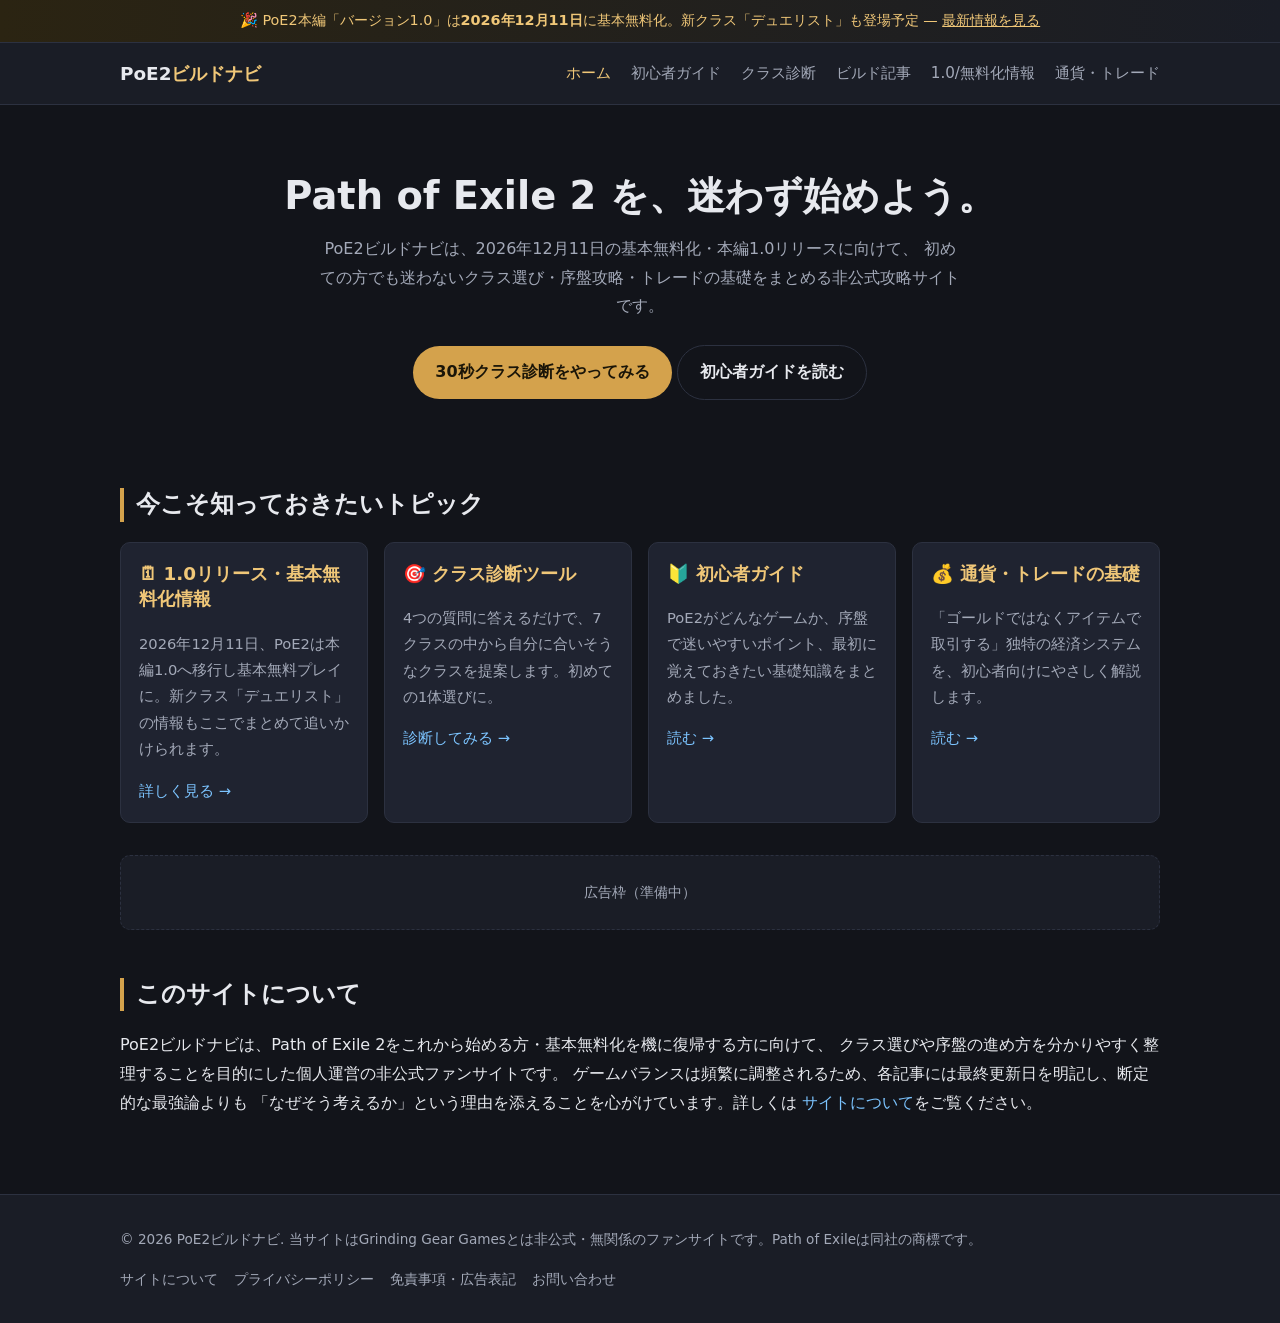
<file: index.html>
<!DOCTYPE html>
<html lang="ja">
<head>
<meta charset="UTF-8">
<meta name="viewport" content="width=device-width, initial-scale=1.0">
<title>PoE2ビルドナビ | Path of Exile 2 初心者ガイド・クラス診断</title>
<meta name="description" content="Path of Exile 2（PoE2）の初心者向け攻略サイト。2026年12月11日の基本無料アップデート情報、クラス診断ツール、通貨・トレードの基礎をわかりやすく解説します。">
<link rel="canonical" href="/">
<meta property="og:type" content="website">
<meta property="og:title" content="PoE2ビルドナビ | Path of Exile 2 初心者ガイド・クラス診断">
<meta property="og:description" content="PoE2の初心者向け攻略サイト。1.0/基本無料化アップデート情報、クラス診断、通貨・トレード解説。">
<meta property="og:url" content="/">
<meta name="twitter:card" content="summary">
<link rel="icon" href="/assets/favicon.svg" type="image/svg+xml">
<link rel="stylesheet" href="/assets/css/style.css">
<script type="application/ld+json">
{
  "@context": "https://schema.org",
  "@type": "WebSite",
  "name": "PoE2ビルドナビ",
  "url": "/",
  "description": "Path of Exile 2の初心者向け攻略サイト。クラス診断、初心者ガイド、通貨・トレード解説、1.0/基本無料化情報を掲載。"
}
</script>
</head>
<body>

<div class="countdown-banner">
  🎉 PoE2本編「バージョン1.0」は<strong>2026年12月11日</strong>に基本無料化。新クラス「デュエリスト」も登場予定 —
  <a href="/guides/version-1-0.html">最新情報を見る</a>
</div>
<header class="site-header">
  <div class="container">
    <a href="/" class="logo">PoE2<span>ビルドナビ</span></a>
    <button class="nav-toggle" aria-label="メニュー" aria-expanded="false">☰</button>
    <nav class="main-nav">
      <ul>
        <li><a href="/">ホーム</a></li>
        <li><a href="/guides/beginner.html">初心者ガイド</a></li>
        <li><a href="/classes/index.html">クラス診断</a></li>
        <li><a href="/guides/builds/index.html">ビルド記事</a></li>
        <li><a href="/guides/version-1-0.html">1.0/無料化情報</a></li>
        <li><a href="/guides/currency-trading.html">通貨・トレード</a></li>
      </ul>
    </nav>
  </div>
</header>

<main>
  <section class="hero container">
    <h1>Path of Exile 2 を、迷わず始めよう。</h1>
    <p class="lead">
      PoE2ビルドナビは、2026年12月11日の基本無料化・本編1.0リリースに向けて、
      初めての方でも迷わないクラス選び・序盤攻略・トレードの基礎をまとめる非公式攻略サイトです。
    </p>
    <a class="btn" href="/classes/index.html">30秒クラス診断をやってみる</a>
    <a class="btn secondary" href="/guides/beginner.html">初心者ガイドを読む</a>
  </section>

  <section class="container">
    <h2>今こそ知っておきたいトピック</h2>
    <div class="card-grid">
      <div class="card">
        <h3>🗓 1.0リリース・基本無料化情報</h3>
        <p>2026年12月11日、PoE2は本編1.0へ移行し基本無料プレイに。新クラス「デュエリスト」の情報もここでまとめて追いかけられます。</p>
        <p><a href="/guides/version-1-0.html">詳しく見る →</a></p>
      </div>
      <div class="card">
        <h3>🎯 クラス診断ツール</h3>
        <p>4つの質問に答えるだけで、7クラスの中から自分に合いそうなクラスを提案します。初めての1体選びに。</p>
        <p><a href="/classes/index.html">診断してみる →</a></p>
      </div>
      <div class="card">
        <h3>🔰 初心者ガイド</h3>
        <p>PoE2がどんなゲームか、序盤で迷いやすいポイント、最初に覚えておきたい基礎知識をまとめました。</p>
        <p><a href="/guides/beginner.html">読む →</a></p>
      </div>
      <div class="card">
        <h3>💰 通貨・トレードの基礎</h3>
        <p>「ゴールドではなくアイテムで取引する」独特の経済システムを、初心者向けにやさしく解説します。</p>
        <p><a href="/guides/currency-trading.html">読む →</a></p>
      </div>
    </div>
  </section>

  <div class="container">
    <div class="ad-slot">広告枠（準備中）</div>
  </div>

  <section class="container">
    <h2>このサイトについて</h2>
    <p>
      PoE2ビルドナビは、Path of Exile 2をこれから始める方・基本無料化を機に復帰する方に向けて、
      クラス選びや序盤の進め方を分かりやすく整理することを目的にした個人運営の非公式ファンサイトです。
      ゲームバランスは頻繁に調整されるため、各記事には最終更新日を明記し、断定的な最強論よりも
      「なぜそう考えるか」という理由を添えることを心がけています。詳しくは
      <a href="/about.html">サイトについて</a>をご覧ください。
    </p>
  </section>
</main>

<footer class="site-footer">
  <div class="container">
    <div>&copy; 2026 PoE2ビルドナビ. 当サイトはGrinding Gear Gamesとは非公式・無関係のファンサイトです。Path of Exileは同社の商標です。</div>
    <div class="footer-links">
      <a href="/about.html">サイトについて</a>
      <a href="/privacy.html">プライバシーポリシー</a>
      <a href="/disclaimer.html">免責事項・広告表記</a>
      <a href="/contact.html">お問い合わせ</a>
    </div>
  </div>
</footer>
<script src="/assets/js/main.js"></script>
</body>
</html>
</file>
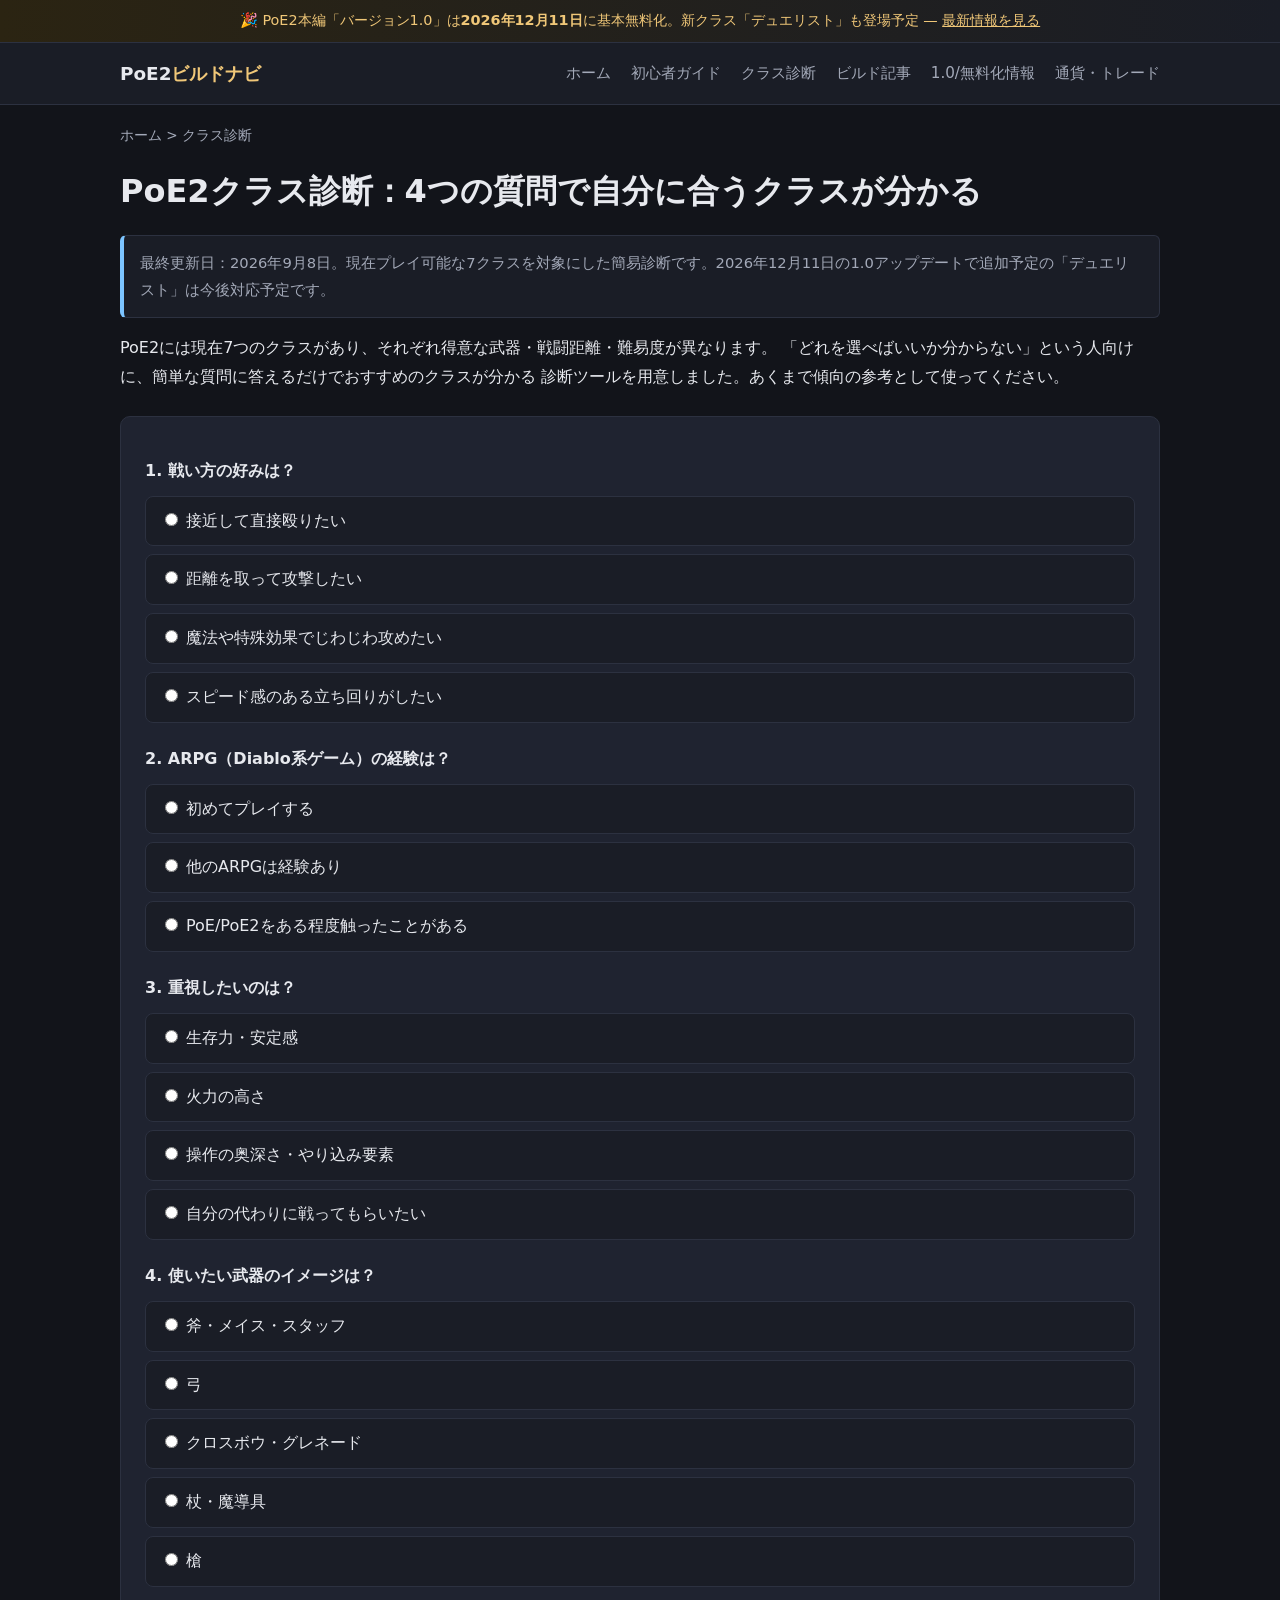
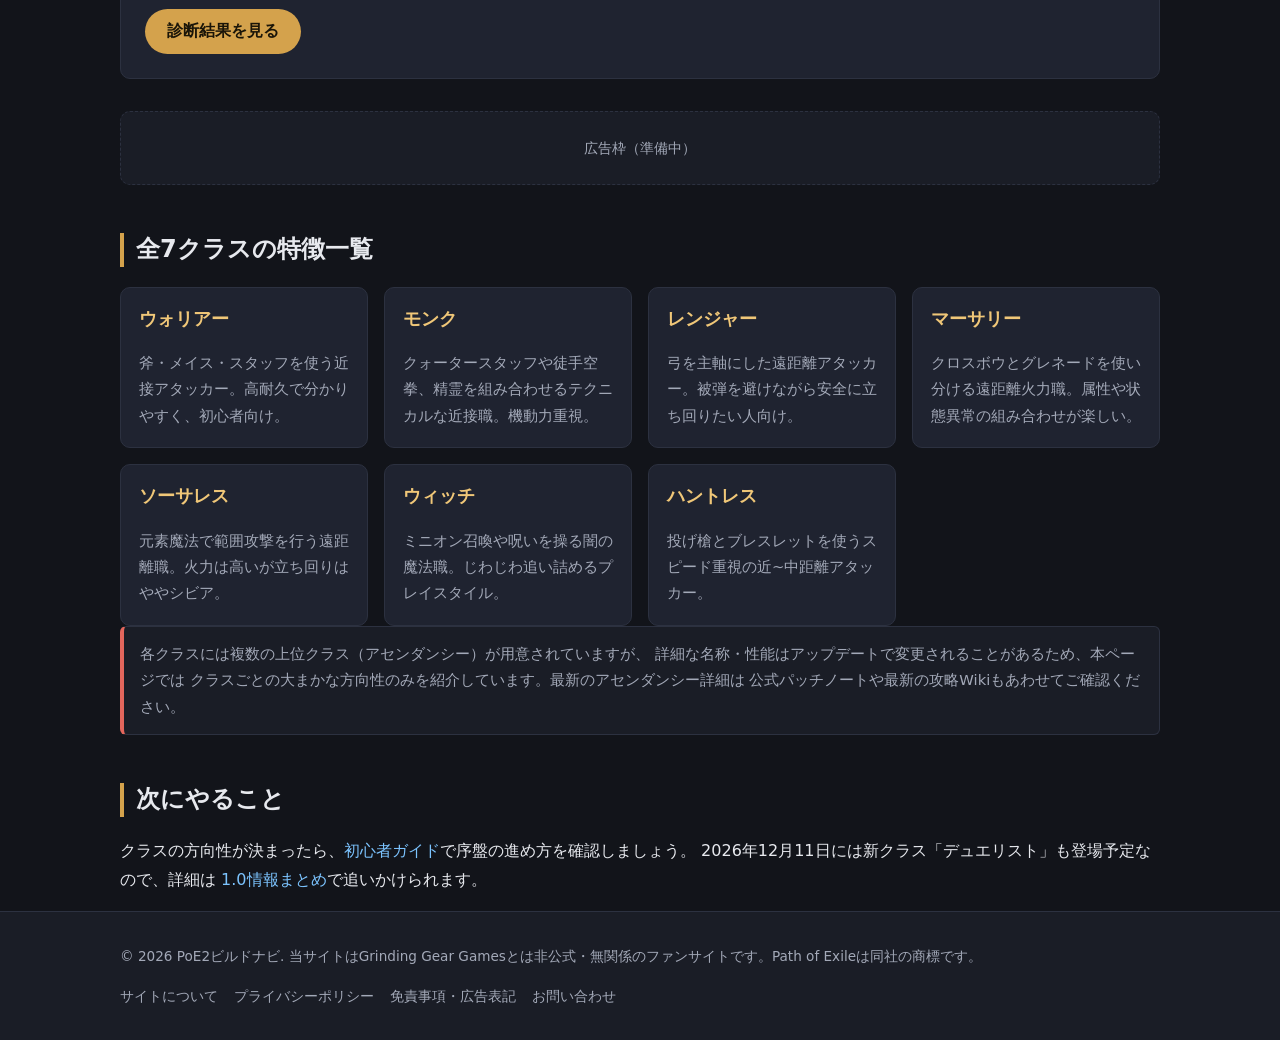
<file: classes/index.html>
<!DOCTYPE html>
<html lang="ja">
<head>
<meta charset="UTF-8">
<meta name="viewport" content="width=device-width, initial-scale=1.0">
<title>【PoE2】クラス診断・全7クラス解説 | PoE2ビルドナビ</title>
<meta name="description" content="Path of Exile 2の全7クラス（ウォリアー・モンク・レンジャー・マーサリー・ソーサレス・ウィッチ・ハントレス）を解説。4つの質問に答えるだけの簡単クラス診断つき。">
<link rel="canonical" href="/classes/index.html">
<meta property="og:type" content="article">
<meta property="og:title" content="【PoE2】クラス診断・全7クラス解説">
<meta property="og:description" content="PoE2の全7クラスを解説。簡単な質問に答えるだけのクラス診断ツールつき。">
<link rel="icon" href="/assets/favicon.svg" type="image/svg+xml">
<link rel="stylesheet" href="/assets/css/style.css">
<script type="application/ld+json">
{
  "@context": "https://schema.org",
  "@type": "Article",
  "headline": "PoE2 クラス診断・全7クラス解説",
  "dateModified": "2026-09-08",
  "author": { "@type": "Organization", "name": "PoE2ビルドナビ" }
}
</script>
</head>
<body>

<div class="countdown-banner">
  🎉 PoE2本編「バージョン1.0」は<strong>2026年12月11日</strong>に基本無料化。新クラス「デュエリスト」も登場予定 —
  <a href="/guides/version-1-0.html">最新情報を見る</a>
</div>
<header class="site-header">
  <div class="container">
    <a href="/" class="logo">PoE2<span>ビルドナビ</span></a>
    <button class="nav-toggle" aria-label="メニュー" aria-expanded="false">☰</button>
    <nav class="main-nav">
      <ul>
        <li><a href="/">ホーム</a></li>
        <li><a href="/guides/beginner.html">初心者ガイド</a></li>
        <li><a href="/classes/index.html">クラス診断</a></li>
        <li><a href="/guides/builds/index.html">ビルド記事</a></li>
        <li><a href="/guides/version-1-0.html">1.0/無料化情報</a></li>
        <li><a href="/guides/currency-trading.html">通貨・トレード</a></li>
      </ul>
    </nav>
  </div>
</header>

<main class="container">
  <p class="breadcrumb"><a href="/">ホーム</a> &gt; クラス診断</p>
  <h1>PoE2クラス診断：4つの質問で自分に合うクラスが分かる</h1>
  <p class="note">最終更新日：2026年9月8日。現在プレイ可能な7クラスを対象にした簡易診断です。2026年12月11日の1.0アップデートで追加予定の「デュエリスト」は今後対応予定です。</p>

  <p>
    PoE2には現在7つのクラスがあり、それぞれ得意な武器・戦闘距離・難易度が異なります。
    「どれを選べばいいか分からない」という人向けに、簡単な質問に答えるだけでおすすめのクラスが分かる
    診断ツールを用意しました。あくまで傾向の参考として使ってください。
  </p>

  <div class="quiz-card">
    <form id="class-quiz-form"></form>
    <div id="quiz-result"></div>
  </div>

  <div class="ad-slot">広告枠（準備中）</div>

  <h2>全7クラスの特徴一覧</h2>
  <div class="card-grid">
    <div class="card">
      <h3>ウォリアー</h3>
      <p>斧・メイス・スタッフを使う近接アタッカー。高耐久で分かりやすく、初心者向け。</p>
    </div>
    <div class="card">
      <h3>モンク</h3>
      <p>クォータースタッフや徒手空拳、精霊を組み合わせるテクニカルな近接職。機動力重視。</p>
    </div>
    <div class="card">
      <h3>レンジャー</h3>
      <p>弓を主軸にした遠距離アタッカー。被弾を避けながら安全に立ち回りたい人向け。</p>
    </div>
    <div class="card">
      <h3>マーサリー</h3>
      <p>クロスボウとグレネードを使い分ける遠距離火力職。属性や状態異常の組み合わせが楽しい。</p>
    </div>
    <div class="card">
      <h3>ソーサレス</h3>
      <p>元素魔法で範囲攻撃を行う遠距離職。火力は高いが立ち回りはややシビア。</p>
    </div>
    <div class="card">
      <h3>ウィッチ</h3>
      <p>ミニオン召喚や呪いを操る闇の魔法職。じわじわ追い詰めるプレイスタイル。</p>
    </div>
    <div class="card">
      <h3>ハントレス</h3>
      <p>投げ槍とブレスレットを使うスピード重視の近~中距離アタッカー。</p>
    </div>
  </div>

  <div class="note warn">
    各クラスには複数の上位クラス（アセンダンシー）が用意されていますが、
    詳細な名称・性能はアップデートで変更されることがあるため、本ページでは
    クラスごとの大まかな方向性のみを紹介しています。最新のアセンダンシー詳細は
    公式パッチノートや最新の攻略Wikiもあわせてご確認ください。
  </div>

  <h2>次にやること</h2>
  <p>
    クラスの方向性が決まったら、<a href="/guides/beginner.html">初心者ガイド</a>で序盤の進め方を確認しましょう。
    2026年12月11日には新クラス「デュエリスト」も登場予定なので、詳細は
    <a href="/guides/version-1-0.html">1.0情報まとめ</a>で追いかけられます。
  </p>
</main>

<footer class="site-footer">
  <div class="container">
    <div>&copy; 2026 PoE2ビルドナビ. 当サイトはGrinding Gear Gamesとは非公式・無関係のファンサイトです。Path of Exileは同社の商標です。</div>
    <div class="footer-links">
      <a href="/about.html">サイトについて</a>
      <a href="/privacy.html">プライバシーポリシー</a>
      <a href="/disclaimer.html">免責事項・広告表記</a>
      <a href="/contact.html">お問い合わせ</a>
    </div>
  </div>
</footer>
<script src="/assets/js/main.js"></script>
</body>
</html>
</file>
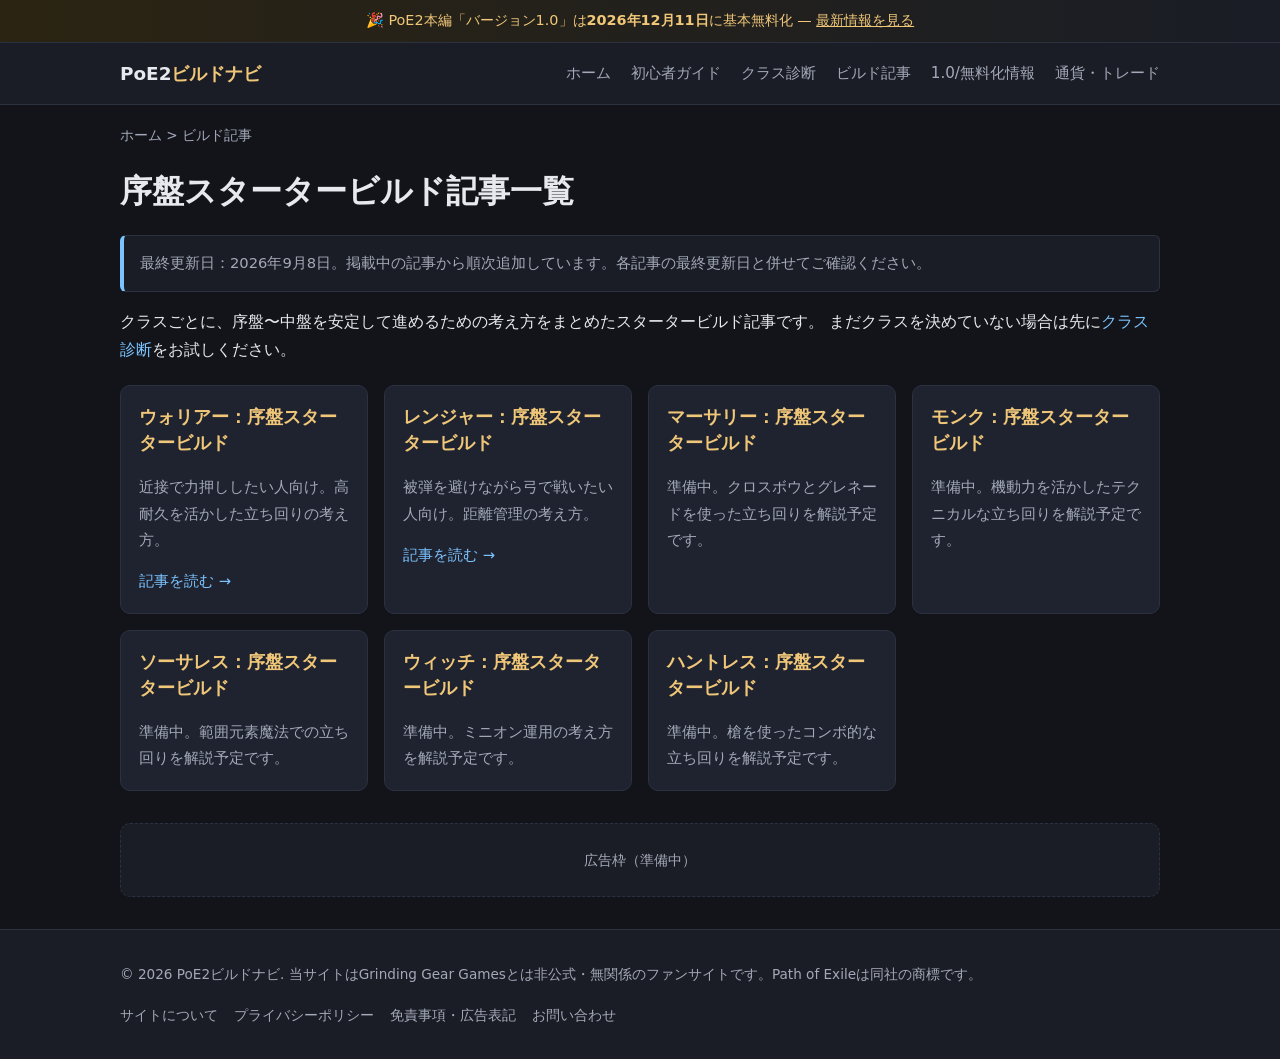
<file: guides/builds/index.html>
<!DOCTYPE html>
<html lang="ja">
<head>
<meta charset="UTF-8">
<meta name="viewport" content="width=device-width, initial-scale=1.0">
<title>【PoE2】序盤スタータービルド記事一覧 | PoE2ビルドナビ</title>
<meta name="description" content="Path of Exile 2の初心者向けスタータービルドを、クラスごとに解説する記事の一覧です。">
<link rel="canonical" href="/guides/builds/index.html">
<link rel="icon" href="/assets/favicon.svg" type="image/svg+xml">
<link rel="stylesheet" href="/assets/css/style.css">
</head>
<body>

<div class="countdown-banner">
  🎉 PoE2本編「バージョン1.0」は<strong>2026年12月11日</strong>に基本無料化 —
  <a href="/guides/version-1-0.html">最新情報を見る</a>
</div>
<header class="site-header">
  <div class="container">
    <a href="/" class="logo">PoE2<span>ビルドナビ</span></a>
    <button class="nav-toggle" aria-label="メニュー" aria-expanded="false">☰</button>
    <nav class="main-nav">
      <ul>
        <li><a href="/">ホーム</a></li>
        <li><a href="/guides/beginner.html">初心者ガイド</a></li>
        <li><a href="/classes/index.html">クラス診断</a></li>
        <li><a href="/guides/builds/index.html">ビルド記事</a></li>
        <li><a href="/guides/version-1-0.html">1.0/無料化情報</a></li>
        <li><a href="/guides/currency-trading.html">通貨・トレード</a></li>
      </ul>
    </nav>
  </div>
</header>

<main class="container">
  <p class="breadcrumb"><a href="/">ホーム</a> &gt; ビルド記事</p>
  <h1>序盤スタータービルド記事一覧</h1>
  <p class="note">最終更新日：2026年9月8日。掲載中の記事から順次追加しています。各記事の最終更新日と併せてご確認ください。</p>

  <p>
    クラスごとに、序盤〜中盤を安定して進めるための考え方をまとめたスタータービルド記事です。
    まだクラスを決めていない場合は先に<a href="/classes/index.html">クラス診断</a>をお試しください。
  </p>

  <div class="card-grid">
    <div class="card">
      <h3>ウォリアー：序盤スタータービルド</h3>
      <p>近接で力押ししたい人向け。高耐久を活かした立ち回りの考え方。</p>
      <p><a href="/guides/builds/warrior-starter.html">記事を読む →</a></p>
    </div>
    <div class="card">
      <h3>レンジャー：序盤スタータービルド</h3>
      <p>被弾を避けながら弓で戦いたい人向け。距離管理の考え方。</p>
      <p><a href="/guides/builds/ranger-starter.html">記事を読む →</a></p>
    </div>
    <div class="card">
      <h3>マーサリー：序盤スタータービルド</h3>
      <p>準備中。クロスボウとグレネードを使った立ち回りを解説予定です。</p>
    </div>
    <div class="card">
      <h3>モンク：序盤スタータービルド</h3>
      <p>準備中。機動力を活かしたテクニカルな立ち回りを解説予定です。</p>
    </div>
    <div class="card">
      <h3>ソーサレス：序盤スタータービルド</h3>
      <p>準備中。範囲元素魔法での立ち回りを解説予定です。</p>
    </div>
    <div class="card">
      <h3>ウィッチ：序盤スタータービルド</h3>
      <p>準備中。ミニオン運用の考え方を解説予定です。</p>
    </div>
    <div class="card">
      <h3>ハントレス：序盤スタータービルド</h3>
      <p>準備中。槍を使ったコンボ的な立ち回りを解説予定です。</p>
    </div>
  </div>

  <div class="ad-slot">広告枠（準備中）</div>
</main>

<footer class="site-footer">
  <div class="container">
    <div>&copy; 2026 PoE2ビルドナビ. 当サイトはGrinding Gear Gamesとは非公式・無関係のファンサイトです。Path of Exileは同社の商標です。</div>
    <div class="footer-links">
      <a href="/about.html">サイトについて</a>
      <a href="/privacy.html">プライバシーポリシー</a>
      <a href="/disclaimer.html">免責事項・広告表記</a>
      <a href="/contact.html">お問い合わせ</a>
    </div>
  </div>
</footer>
<script src="/assets/js/main.js"></script>
</body>
</html>
</file>
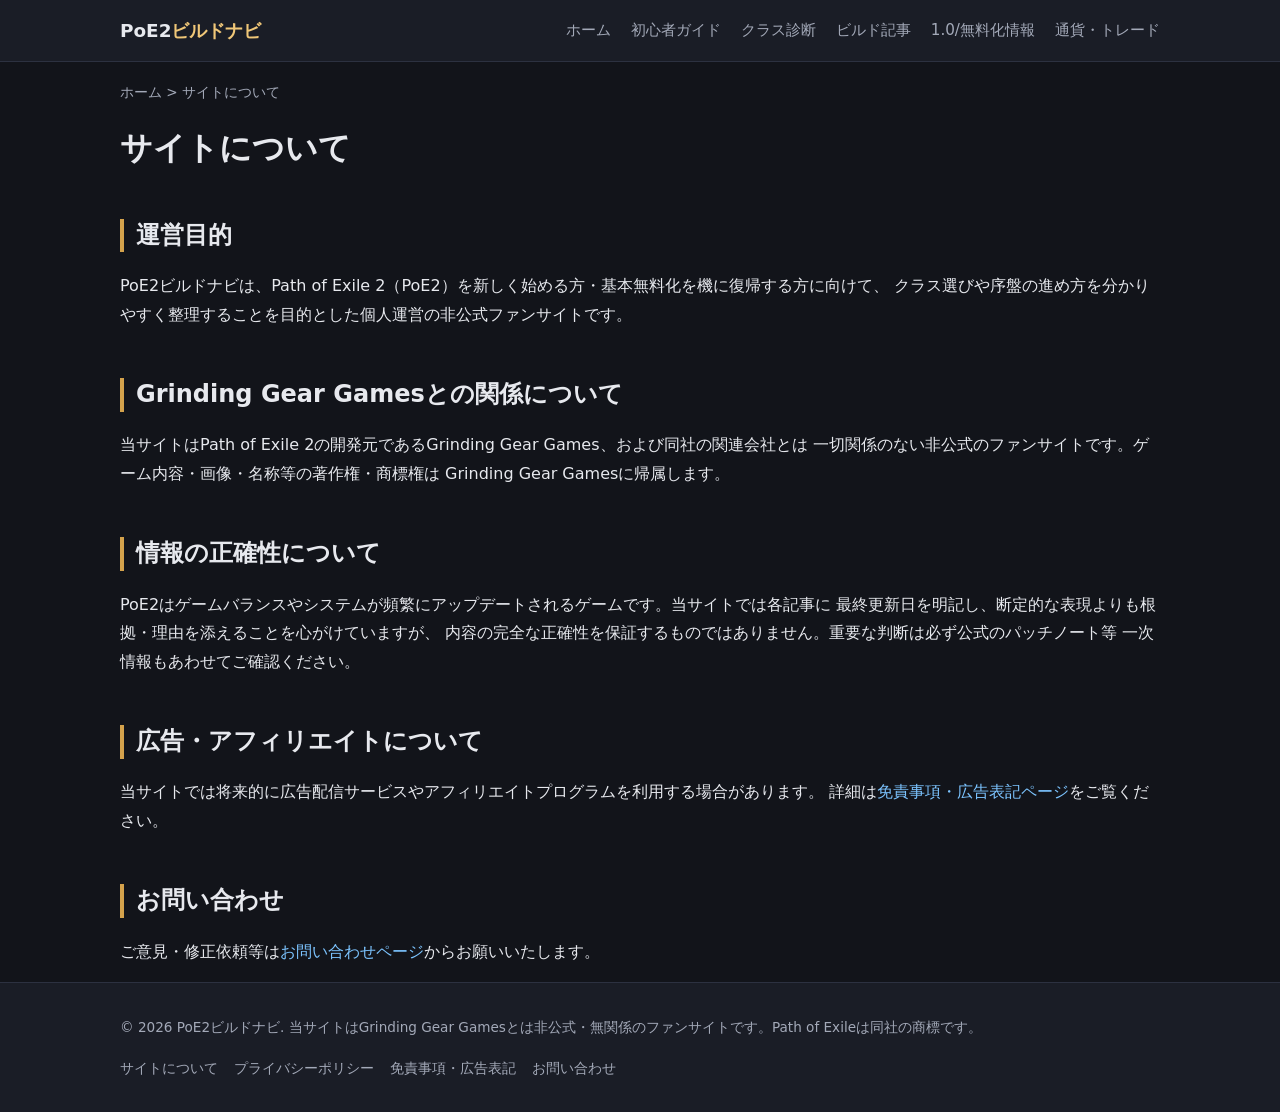
<file: about.html>
<!DOCTYPE html>
<html lang="ja">
<head>
<meta charset="UTF-8">
<meta name="viewport" content="width=device-width, initial-scale=1.0">
<title>サイトについて | PoE2ビルドナビ</title>
<meta name="description" content="PoE2ビルドナビの運営方針、情報の正確性への取り組み、Grinding Gear Gamesとの関係について説明しています。">
<link rel="canonical" href="/about.html">
<link rel="icon" href="/assets/favicon.svg" type="image/svg+xml">
<link rel="stylesheet" href="/assets/css/style.css">
</head>
<body>

<header class="site-header">
  <div class="container">
    <a href="/" class="logo">PoE2<span>ビルドナビ</span></a>
    <button class="nav-toggle" aria-label="メニュー" aria-expanded="false">☰</button>
    <nav class="main-nav">
      <ul>
        <li><a href="/">ホーム</a></li>
        <li><a href="/guides/beginner.html">初心者ガイド</a></li>
        <li><a href="/classes/index.html">クラス診断</a></li>
        <li><a href="/guides/builds/index.html">ビルド記事</a></li>
        <li><a href="/guides/version-1-0.html">1.0/無料化情報</a></li>
        <li><a href="/guides/currency-trading.html">通貨・トレード</a></li>
      </ul>
    </nav>
  </div>
</header>

<main class="container">
  <p class="breadcrumb"><a href="/">ホーム</a> &gt; サイトについて</p>
  <h1>サイトについて</h1>

  <h2>運営目的</h2>
  <p>
    PoE2ビルドナビは、Path of Exile 2（PoE2）を新しく始める方・基本無料化を機に復帰する方に向けて、
    クラス選びや序盤の進め方を分かりやすく整理することを目的とした個人運営の非公式ファンサイトです。
  </p>

  <h2>Grinding Gear Gamesとの関係について</h2>
  <p>
    当サイトはPath of Exile 2の開発元であるGrinding Gear Games、および同社の関連会社とは
    一切関係のない非公式のファンサイトです。ゲーム内容・画像・名称等の著作権・商標権は
    Grinding Gear Gamesに帰属します。
  </p>

  <h2>情報の正確性について</h2>
  <p>
    PoE2はゲームバランスやシステムが頻繁にアップデートされるゲームです。当サイトでは各記事に
    最終更新日を明記し、断定的な表現よりも根拠・理由を添えることを心がけていますが、
    内容の完全な正確性を保証するものではありません。重要な判断は必ず公式のパッチノート等
    一次情報もあわせてご確認ください。
  </p>

  <h2>広告・アフィリエイトについて</h2>
  <p>
    当サイトでは将来的に広告配信サービスやアフィリエイトプログラムを利用する場合があります。
    詳細は<a href="/disclaimer.html">免責事項・広告表記ページ</a>をご覧ください。
  </p>

  <h2>お問い合わせ</h2>
  <p>
    ご意見・修正依頼等は<a href="/contact.html">お問い合わせページ</a>からお願いいたします。
  </p>
</main>

<footer class="site-footer">
  <div class="container">
    <div>&copy; 2026 PoE2ビルドナビ. 当サイトはGrinding Gear Gamesとは非公式・無関係のファンサイトです。Path of Exileは同社の商標です。</div>
    <div class="footer-links">
      <a href="/about.html">サイトについて</a>
      <a href="/privacy.html">プライバシーポリシー</a>
      <a href="/disclaimer.html">免責事項・広告表記</a>
      <a href="/contact.html">お問い合わせ</a>
    </div>
  </div>
</footer>
<script src="/assets/js/main.js"></script>
</body>
</html>
</file>
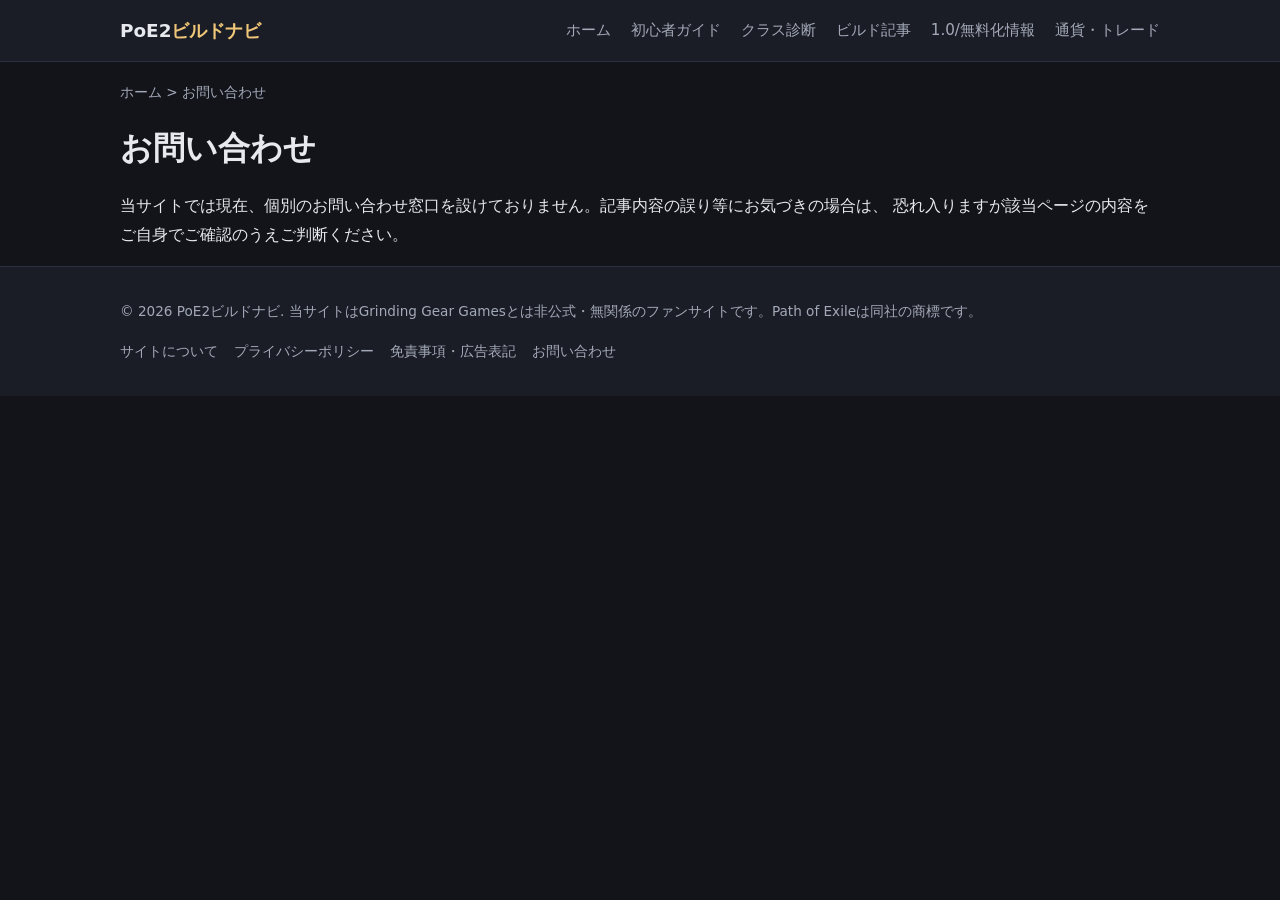
<file: contact.html>
<!DOCTYPE html>
<html lang="ja">
<head>
<meta charset="UTF-8">
<meta name="viewport" content="width=device-width, initial-scale=1.0">
<title>お問い合わせ | PoE2ビルドナビ</title>
<meta name="description" content="PoE2ビルドナビへのお問い合わせページです。">
<link rel="canonical" href="/contact.html">
<link rel="icon" href="/assets/favicon.svg" type="image/svg+xml">
<link rel="stylesheet" href="/assets/css/style.css">
</head>
<body>

<header class="site-header">
  <div class="container">
    <a href="/" class="logo">PoE2<span>ビルドナビ</span></a>
    <button class="nav-toggle" aria-label="メニュー" aria-expanded="false">☰</button>
    <nav class="main-nav">
      <ul>
        <li><a href="/">ホーム</a></li>
        <li><a href="/guides/beginner.html">初心者ガイド</a></li>
        <li><a href="/classes/index.html">クラス診断</a></li>
        <li><a href="/guides/builds/index.html">ビルド記事</a></li>
        <li><a href="/guides/version-1-0.html">1.0/無料化情報</a></li>
        <li><a href="/guides/currency-trading.html">通貨・トレード</a></li>
      </ul>
    </nav>
  </div>
</header>

<main class="container">
  <p class="breadcrumb"><a href="/">ホーム</a> &gt; お問い合わせ</p>
  <h1>お問い合わせ</h1>
  <p>
    当サイトでは現在、個別のお問い合わせ窓口を設けておりません。記事内容の誤り等にお気づきの場合は、
    恐れ入りますが該当ページの内容をご自身でご確認のうえご判断ください。
  </p>
</main>

<footer class="site-footer">
  <div class="container">
    <div>&copy; 2026 PoE2ビルドナビ. 当サイトはGrinding Gear Gamesとは非公式・無関係のファンサイトです。Path of Exileは同社の商標です。</div>
    <div class="footer-links">
      <a href="/about.html">サイトについて</a>
      <a href="/privacy.html">プライバシーポリシー</a>
      <a href="/disclaimer.html">免責事項・広告表記</a>
      <a href="/contact.html">お問い合わせ</a>
    </div>
  </div>
</footer>
<script src="/assets/js/main.js"></script>
</body>
</html>
</file>
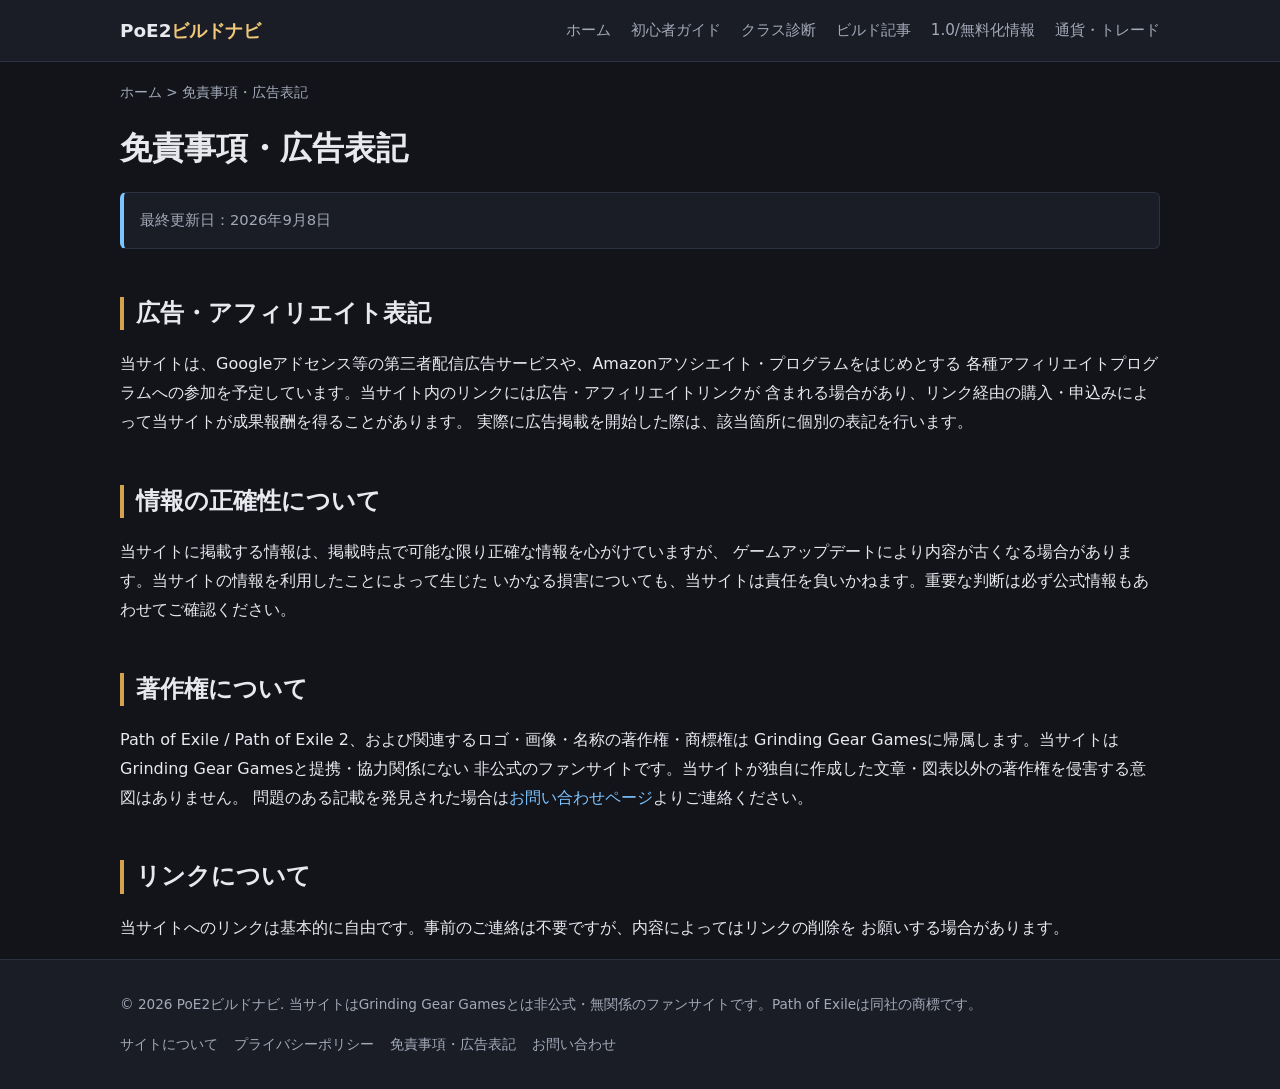
<file: disclaimer.html>
<!DOCTYPE html>
<html lang="ja">
<head>
<meta charset="UTF-8">
<meta name="viewport" content="width=device-width, initial-scale=1.0">
<title>免責事項・広告表記 | PoE2ビルドナビ</title>
<meta name="description" content="PoE2ビルドナビの免責事項、広告・アフィリエイト表記についてのページです。">
<link rel="canonical" href="/disclaimer.html">
<link rel="icon" href="/assets/favicon.svg" type="image/svg+xml">
<link rel="stylesheet" href="/assets/css/style.css">
</head>
<body>

<header class="site-header">
  <div class="container">
    <a href="/" class="logo">PoE2<span>ビルドナビ</span></a>
    <button class="nav-toggle" aria-label="メニュー" aria-expanded="false">☰</button>
    <nav class="main-nav">
      <ul>
        <li><a href="/">ホーム</a></li>
        <li><a href="/guides/beginner.html">初心者ガイド</a></li>
        <li><a href="/classes/index.html">クラス診断</a></li>
        <li><a href="/guides/builds/index.html">ビルド記事</a></li>
        <li><a href="/guides/version-1-0.html">1.0/無料化情報</a></li>
        <li><a href="/guides/currency-trading.html">通貨・トレード</a></li>
      </ul>
    </nav>
  </div>
</header>

<main class="container">
  <p class="breadcrumb"><a href="/">ホーム</a> &gt; 免責事項・広告表記</p>
  <h1>免責事項・広告表記</h1>
  <p class="note">最終更新日：2026年9月8日</p>

  <h2>広告・アフィリエイト表記</h2>
  <p>
    当サイトは、Googleアドセンス等の第三者配信広告サービスや、Amazonアソシエイト・プログラムをはじめとする
    各種アフィリエイトプログラムへの参加を予定しています。当サイト内のリンクには広告・アフィリエイトリンクが
    含まれる場合があり、リンク経由の購入・申込みによって当サイトが成果報酬を得ることがあります。
    実際に広告掲載を開始した際は、該当箇所に個別の表記を行います。
  </p>

  <h2>情報の正確性について</h2>
  <p>
    当サイトに掲載する情報は、掲載時点で可能な限り正確な情報を心がけていますが、
    ゲームアップデートにより内容が古くなる場合があります。当サイトの情報を利用したことによって生じた
    いかなる損害についても、当サイトは責任を負いかねます。重要な判断は必ず公式情報もあわせてご確認ください。
  </p>

  <h2>著作権について</h2>
  <p>
    Path of Exile / Path of Exile 2、および関連するロゴ・画像・名称の著作権・商標権は
    Grinding Gear Gamesに帰属します。当サイトはGrinding Gear Gamesと提携・協力関係にない
    非公式のファンサイトです。当サイトが独自に作成した文章・図表以外の著作権を侵害する意図はありません。
    問題のある記載を発見された場合は<a href="/contact.html">お問い合わせページ</a>よりご連絡ください。
  </p>

  <h2>リンクについて</h2>
  <p>
    当サイトへのリンクは基本的に自由です。事前のご連絡は不要ですが、内容によってはリンクの削除を
    お願いする場合があります。
  </p>
</main>

<footer class="site-footer">
  <div class="container">
    <div>&copy; 2026 PoE2ビルドナビ. 当サイトはGrinding Gear Gamesとは非公式・無関係のファンサイトです。Path of Exileは同社の商標です。</div>
    <div class="footer-links">
      <a href="/about.html">サイトについて</a>
      <a href="/privacy.html">プライバシーポリシー</a>
      <a href="/disclaimer.html">免責事項・広告表記</a>
      <a href="/contact.html">お問い合わせ</a>
    </div>
  </div>
</footer>
<script src="/assets/js/main.js"></script>
</body>
</html>
</file>
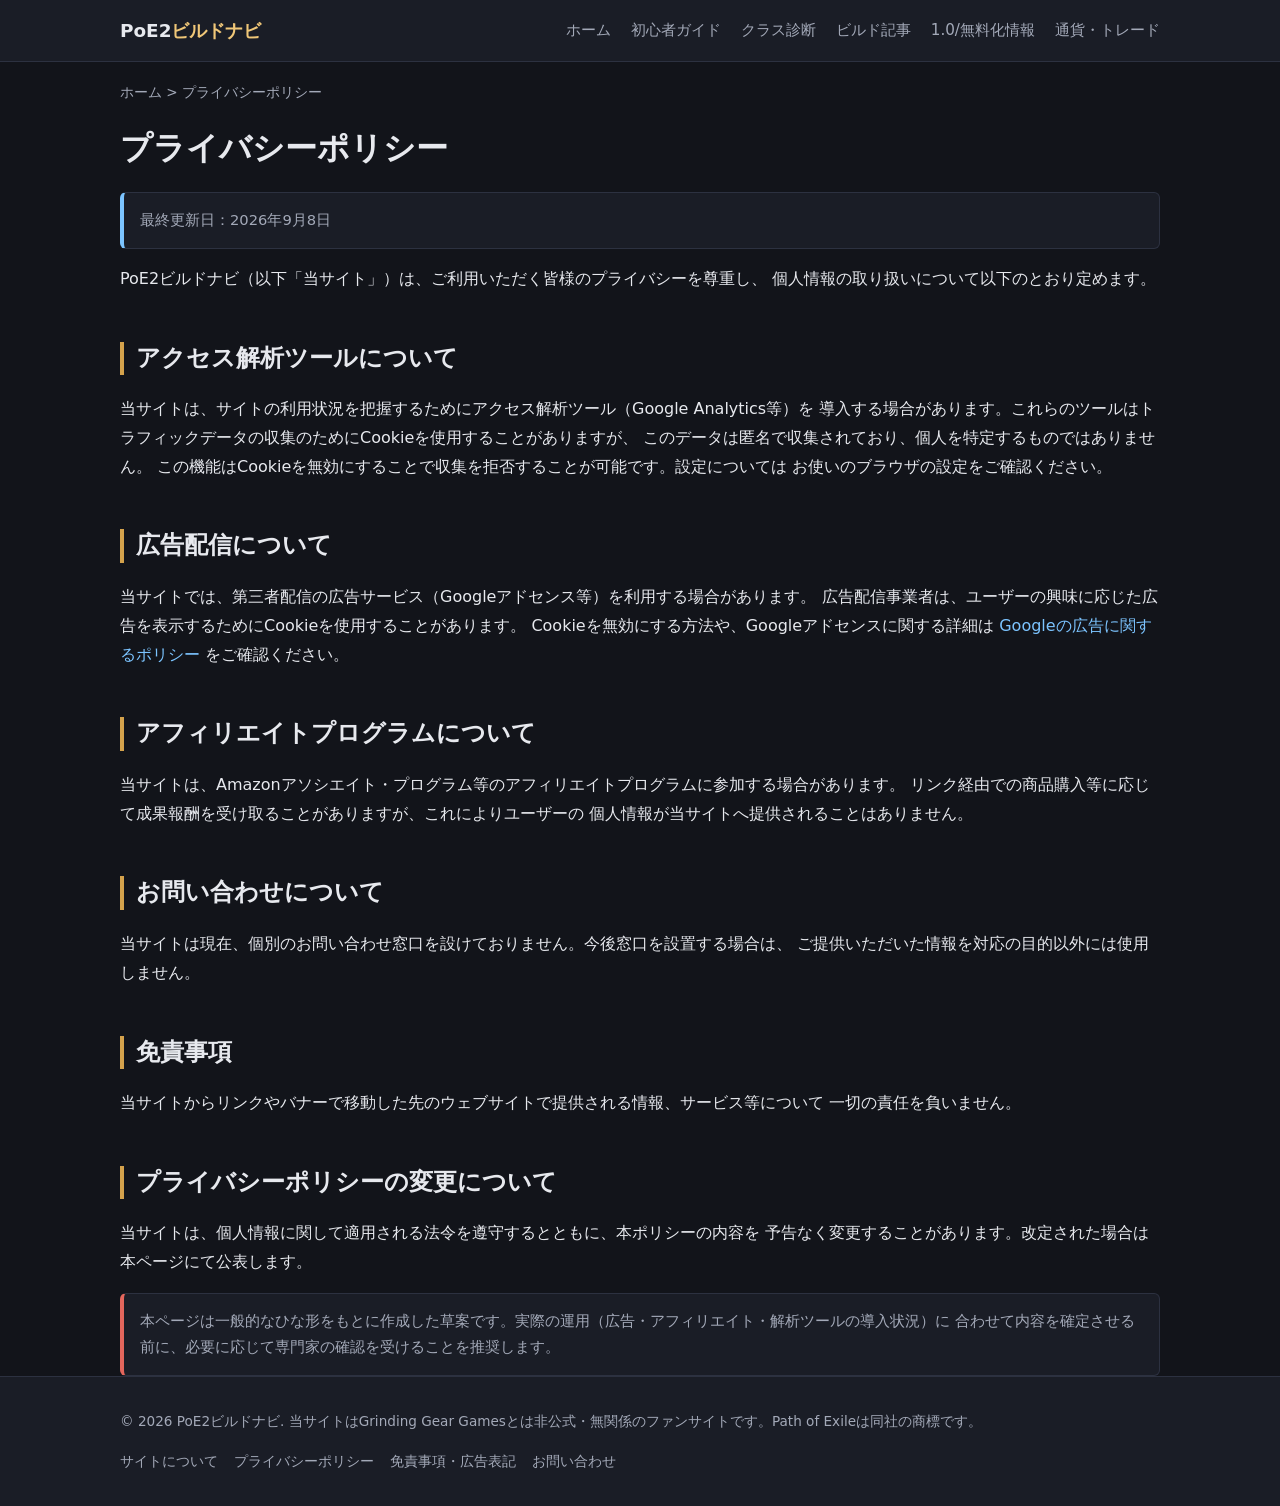
<file: privacy.html>
<!DOCTYPE html>
<html lang="ja">
<head>
<meta charset="UTF-8">
<meta name="viewport" content="width=device-width, initial-scale=1.0">
<title>プライバシーポリシー | PoE2ビルドナビ</title>
<meta name="description" content="PoE2ビルドナビにおける個人情報・アクセス解析・広告配信に関するプライバシーポリシーです。">
<link rel="canonical" href="/privacy.html">
<link rel="icon" href="/assets/favicon.svg" type="image/svg+xml">
<link rel="stylesheet" href="/assets/css/style.css">
</head>
<body>

<header class="site-header">
  <div class="container">
    <a href="/" class="logo">PoE2<span>ビルドナビ</span></a>
    <button class="nav-toggle" aria-label="メニュー" aria-expanded="false">☰</button>
    <nav class="main-nav">
      <ul>
        <li><a href="/">ホーム</a></li>
        <li><a href="/guides/beginner.html">初心者ガイド</a></li>
        <li><a href="/classes/index.html">クラス診断</a></li>
        <li><a href="/guides/builds/index.html">ビルド記事</a></li>
        <li><a href="/guides/version-1-0.html">1.0/無料化情報</a></li>
        <li><a href="/guides/currency-trading.html">通貨・トレード</a></li>
      </ul>
    </nav>
  </div>
</header>

<main class="container">
  <p class="breadcrumb"><a href="/">ホーム</a> &gt; プライバシーポリシー</p>
  <h1>プライバシーポリシー</h1>
  <p class="note">最終更新日：2026年9月8日</p>

  <p>
    PoE2ビルドナビ（以下「当サイト」）は、ご利用いただく皆様のプライバシーを尊重し、
    個人情報の取り扱いについて以下のとおり定めます。
  </p>

  <h2>アクセス解析ツールについて</h2>
  <p>
    当サイトは、サイトの利用状況を把握するためにアクセス解析ツール（Google Analytics等）を
    導入する場合があります。これらのツールはトラフィックデータの収集のためにCookieを使用することがありますが、
    このデータは匿名で収集されており、個人を特定するものではありません。
    この機能はCookieを無効にすることで収集を拒否することが可能です。設定については
    お使いのブラウザの設定をご確認ください。
  </p>

  <h2>広告配信について</h2>
  <p>
    当サイトでは、第三者配信の広告サービス（Googleアドセンス等）を利用する場合があります。
    広告配信事業者は、ユーザーの興味に応じた広告を表示するためにCookieを使用することがあります。
    Cookieを無効にする方法や、Googleアドセンスに関する詳細は
    <a href="https://policies.google.com/technologies/ads?hl=ja" target="_blank" rel="noopener">Googleの広告に関するポリシー</a>
    をご確認ください。
  </p>

  <h2>アフィリエイトプログラムについて</h2>
  <p>
    当サイトは、Amazonアソシエイト・プログラム等のアフィリエイトプログラムに参加する場合があります。
    リンク経由での商品購入等に応じて成果報酬を受け取ることがありますが、これによりユーザーの
    個人情報が当サイトへ提供されることはありません。
  </p>

  <h2>お問い合わせについて</h2>
  <p>
    当サイトは現在、個別のお問い合わせ窓口を設けておりません。今後窓口を設置する場合は、
    ご提供いただいた情報を対応の目的以外には使用しません。
  </p>

  <h2>免責事項</h2>
  <p>
    当サイトからリンクやバナーで移動した先のウェブサイトで提供される情報、サービス等について
    一切の責任を負いません。
  </p>

  <h2>プライバシーポリシーの変更について</h2>
  <p>
    当サイトは、個人情報に関して適用される法令を遵守するとともに、本ポリシーの内容を
    予告なく変更することがあります。改定された場合は本ページにて公表します。
  </p>

  <div class="note warn">
    本ページは一般的なひな形をもとに作成した草案です。実際の運用（広告・アフィリエイト・解析ツールの導入状況）に
    合わせて内容を確定させる前に、必要に応じて専門家の確認を受けることを推奨します。
  </div>
</main>

<footer class="site-footer">
  <div class="container">
    <div>&copy; 2026 PoE2ビルドナビ. 当サイトはGrinding Gear Gamesとは非公式・無関係のファンサイトです。Path of Exileは同社の商標です。</div>
    <div class="footer-links">
      <a href="/about.html">サイトについて</a>
      <a href="/privacy.html">プライバシーポリシー</a>
      <a href="/disclaimer.html">免責事項・広告表記</a>
      <a href="/contact.html">お問い合わせ</a>
    </div>
  </div>
</footer>
<script src="/assets/js/main.js"></script>
</body>
</html>
</file>
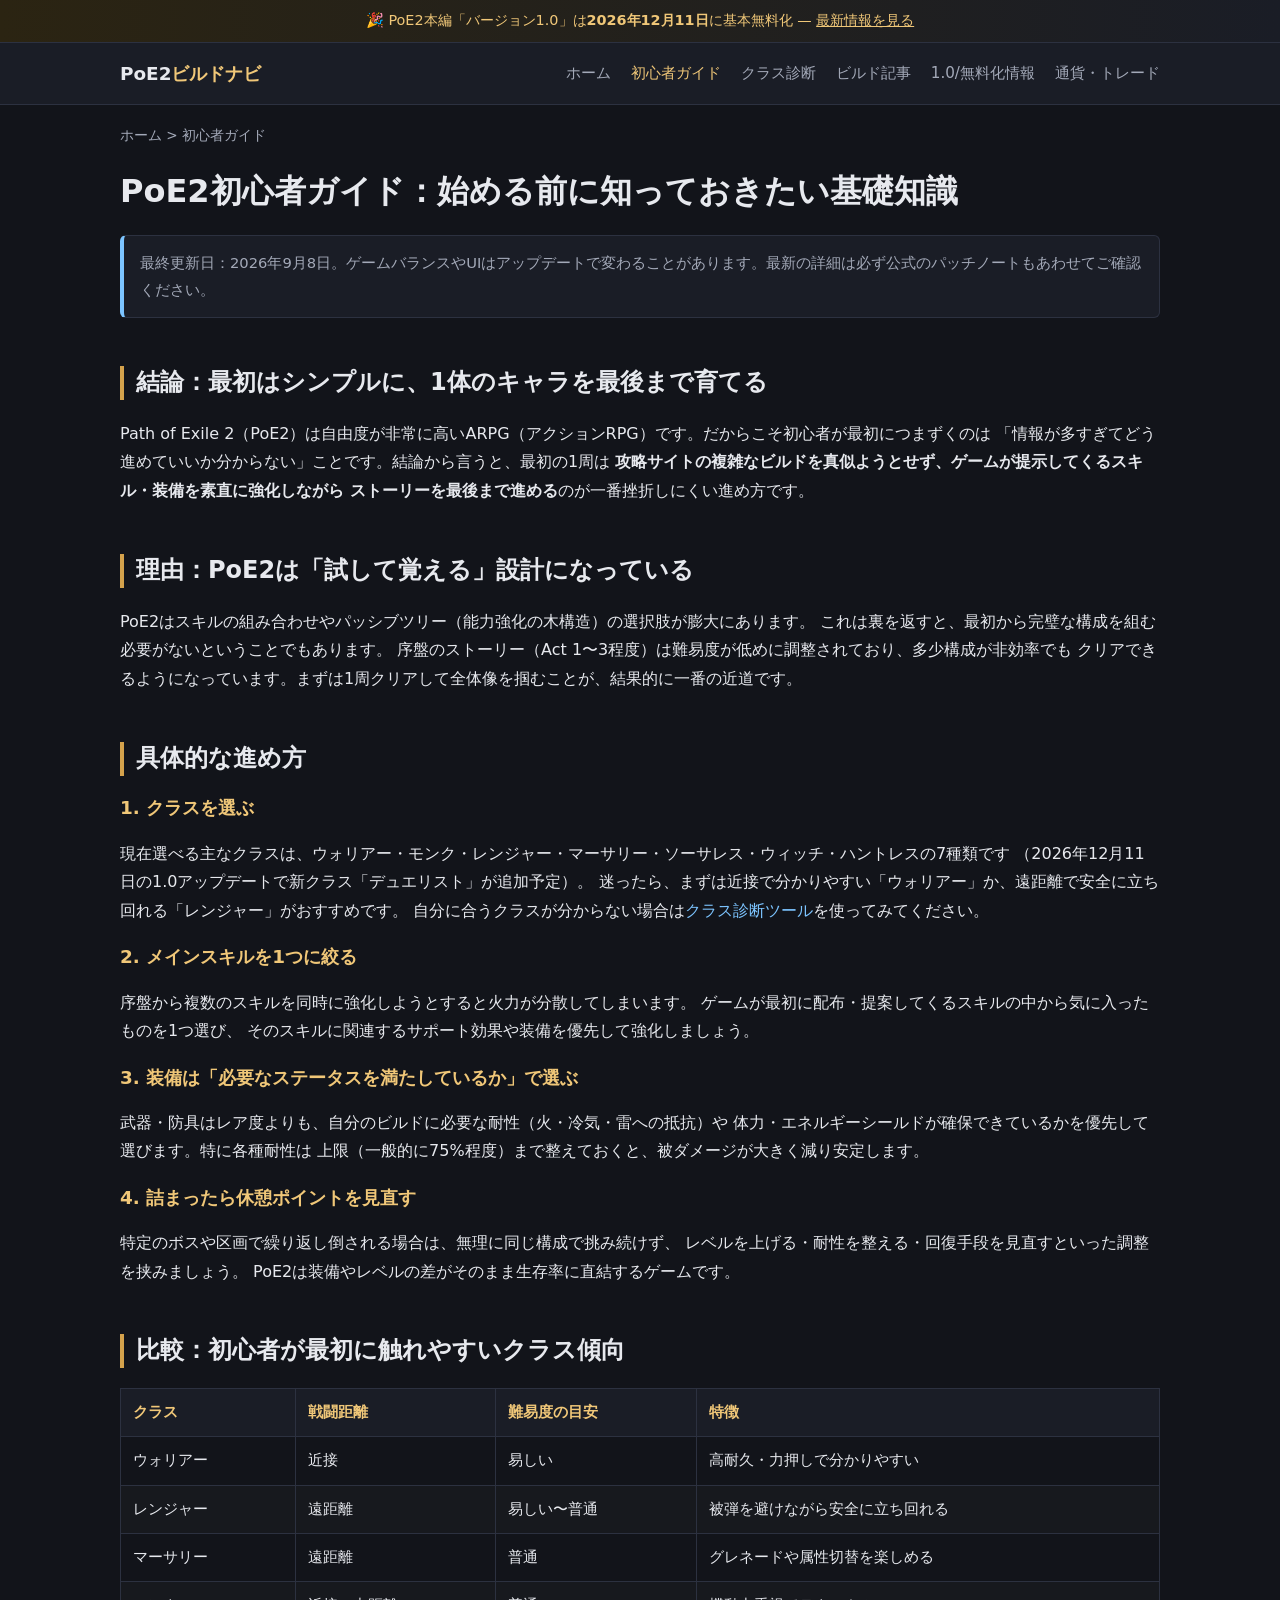
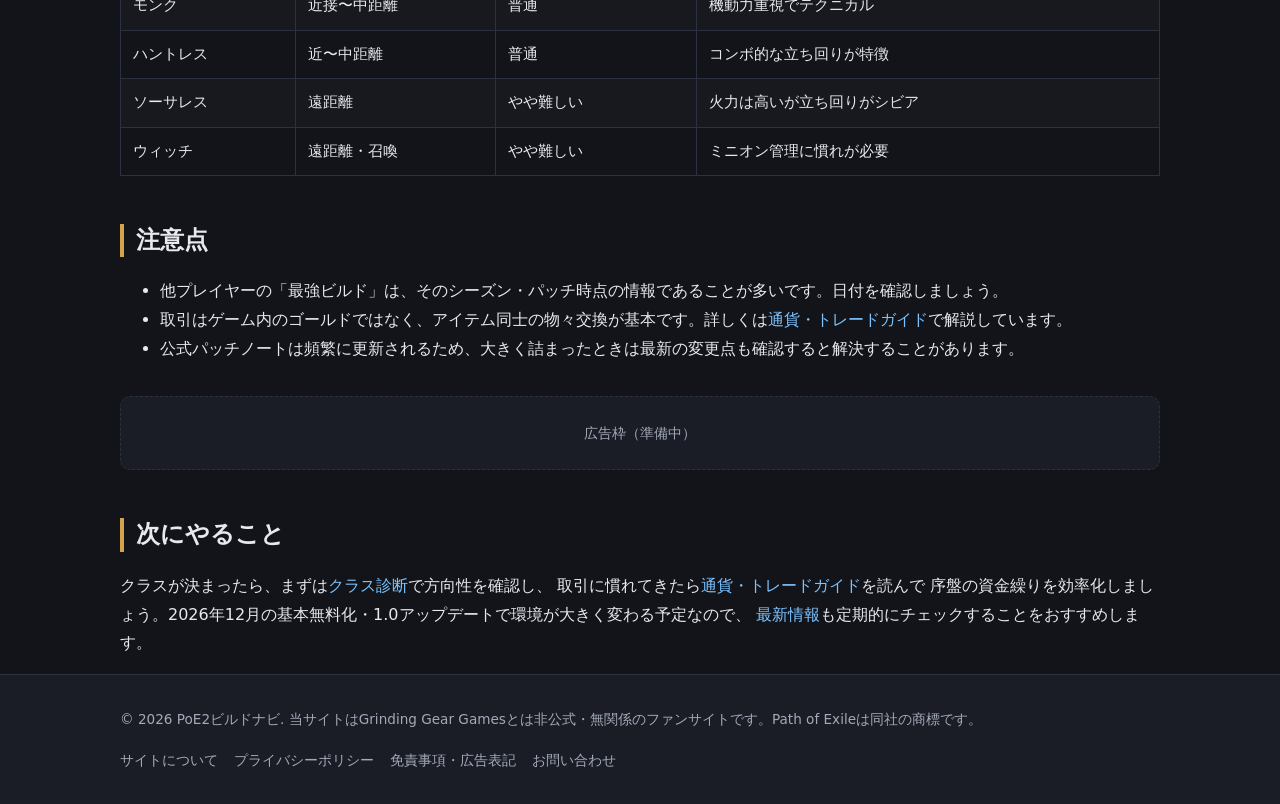
<file: guides/beginner.html>
<!DOCTYPE html>
<html lang="ja">
<head>
<meta charset="UTF-8">
<meta name="viewport" content="width=device-width, initial-scale=1.0">
<title>【PoE2初心者ガイド】始める前に知っておきたい基礎知識まとめ | PoE2ビルドナビ</title>
<meta name="description" content="Path of Exile 2を初めて遊ぶ人向けに、ゲームの概要・最初にやること・序盤で迷いやすいポイント・上達のコツを整理した初心者ガイドです。">
<link rel="canonical" href="/guides/beginner.html">
<meta property="og:type" content="article">
<meta property="og:title" content="【PoE2初心者ガイド】始める前に知っておきたい基礎知識まとめ">
<meta property="og:description" content="PoE2を初めて遊ぶ人向けの基礎知識まとめ。ゲーム概要、最初にやること、序盤の迷いどころ、上達のコツ。">
<link rel="icon" href="/assets/favicon.svg" type="image/svg+xml">
<link rel="stylesheet" href="/assets/css/style.css">
<script type="application/ld+json">
{
  "@context": "https://schema.org",
  "@type": "Article",
  "headline": "PoE2初心者ガイド：始める前に知っておきたい基礎知識まとめ",
  "dateModified": "2026-09-08",
  "author": { "@type": "Organization", "name": "PoE2ビルドナビ" }
}
</script>
</head>
<body>

<div class="countdown-banner">
  🎉 PoE2本編「バージョン1.0」は<strong>2026年12月11日</strong>に基本無料化 —
  <a href="/guides/version-1-0.html">最新情報を見る</a>
</div>
<header class="site-header">
  <div class="container">
    <a href="/" class="logo">PoE2<span>ビルドナビ</span></a>
    <button class="nav-toggle" aria-label="メニュー" aria-expanded="false">☰</button>
    <nav class="main-nav">
      <ul>
        <li><a href="/">ホーム</a></li>
        <li><a href="/guides/beginner.html">初心者ガイド</a></li>
        <li><a href="/classes/index.html">クラス診断</a></li>
        <li><a href="/guides/builds/index.html">ビルド記事</a></li>
        <li><a href="/guides/version-1-0.html">1.0/無料化情報</a></li>
        <li><a href="/guides/currency-trading.html">通貨・トレード</a></li>
      </ul>
    </nav>
  </div>
</header>

<main class="container">
  <p class="breadcrumb"><a href="/">ホーム</a> &gt; 初心者ガイド</p>
  <h1>PoE2初心者ガイド：始める前に知っておきたい基礎知識</h1>
  <p class="note">最終更新日：2026年9月8日。ゲームバランスやUIはアップデートで変わることがあります。最新の詳細は必ず公式のパッチノートもあわせてご確認ください。</p>

  <h2>結論：最初はシンプルに、1体のキャラを最後まで育てる</h2>
  <p>
    Path of Exile 2（PoE2）は自由度が非常に高いARPG（アクションRPG）です。だからこそ初心者が最初につまずくのは
    「情報が多すぎてどう進めていいか分からない」ことです。結論から言うと、最初の1周は
    <strong>攻略サイトの複雑なビルドを真似ようとせず、ゲームが提示してくるスキル・装備を素直に強化しながら
    ストーリーを最後まで進める</strong>のが一番挫折しにくい進め方です。
  </p>

  <h2>理由：PoE2は「試して覚える」設計になっている</h2>
  <p>
    PoE2はスキルの組み合わせやパッシブツリー（能力強化の木構造）の選択肢が膨大にあります。
    これは裏を返すと、最初から完璧な構成を組む必要がないということでもあります。
    序盤のストーリー（Act 1〜3程度）は難易度が低めに調整されており、多少構成が非効率でも
    クリアできるようになっています。まずは1周クリアして全体像を掴むことが、結果的に一番の近道です。
  </p>

  <h2>具体的な進め方</h2>
  <h3>1. クラスを選ぶ</h3>
  <p>
    現在選べる主なクラスは、ウォリアー・モンク・レンジャー・マーサリー・ソーサレス・ウィッチ・ハントレスの7種類です
    （2026年12月11日の1.0アップデートで新クラス「デュエリスト」が追加予定）。
    迷ったら、まずは近接で分かりやすい「ウォリアー」か、遠距離で安全に立ち回れる「レンジャー」がおすすめです。
    自分に合うクラスが分からない場合は<a href="/classes/index.html">クラス診断ツール</a>を使ってみてください。
  </p>
  <h3>2. メインスキルを1つに絞る</h3>
  <p>
    序盤から複数のスキルを同時に強化しようとすると火力が分散してしまいます。
    ゲームが最初に配布・提案してくるスキルの中から気に入ったものを1つ選び、
    そのスキルに関連するサポート効果や装備を優先して強化しましょう。
  </p>
  <h3>3. 装備は「必要なステータスを満たしているか」で選ぶ</h3>
  <p>
    武器・防具はレア度よりも、自分のビルドに必要な耐性（火・冷気・雷への抵抗）や
    体力・エネルギーシールドが確保できているかを優先して選びます。特に各種耐性は
    上限（一般的に75%程度）まで整えておくと、被ダメージが大きく減り安定します。
  </p>
  <h3>4. 詰まったら休憩ポイントを見直す</h3>
  <p>
    特定のボスや区画で繰り返し倒される場合は、無理に同じ構成で挑み続けず、
    レベルを上げる・耐性を整える・回復手段を見直すといった調整を挟みましょう。
    PoE2は装備やレベルの差がそのまま生存率に直結するゲームです。
  </p>

  <h2>比較：初心者が最初に触れやすいクラス傾向</h2>
  <table>
    <thead>
      <tr><th>クラス</th><th>戦闘距離</th><th>難易度の目安</th><th>特徴</th></tr>
    </thead>
    <tbody>
      <tr><td>ウォリアー</td><td>近接</td><td>易しい</td><td>高耐久・力押しで分かりやすい</td></tr>
      <tr><td>レンジャー</td><td>遠距離</td><td>易しい〜普通</td><td>被弾を避けながら安全に立ち回れる</td></tr>
      <tr><td>マーサリー</td><td>遠距離</td><td>普通</td><td>グレネードや属性切替を楽しめる</td></tr>
      <tr><td>モンク</td><td>近接〜中距離</td><td>普通</td><td>機動力重視でテクニカル</td></tr>
      <tr><td>ハントレス</td><td>近〜中距離</td><td>普通</td><td>コンボ的な立ち回りが特徴</td></tr>
      <tr><td>ソーサレス</td><td>遠距離</td><td>やや難しい</td><td>火力は高いが立ち回りがシビア</td></tr>
      <tr><td>ウィッチ</td><td>遠距離・召喚</td><td>やや難しい</td><td>ミニオン管理に慣れが必要</td></tr>
    </tbody>
  </table>

  <h2>注意点</h2>
  <ul>
    <li>他プレイヤーの「最強ビルド」は、そのシーズン・パッチ時点の情報であることが多いです。日付を確認しましょう。</li>
    <li>取引はゲーム内のゴールドではなく、アイテム同士の物々交換が基本です。詳しくは<a href="/guides/currency-trading.html">通貨・トレードガイド</a>で解説しています。</li>
    <li>公式パッチノートは頻繁に更新されるため、大きく詰まったときは最新の変更点も確認すると解決することがあります。</li>
  </ul>

  <div class="ad-slot">広告枠（準備中）</div>

  <h2>次にやること</h2>
  <p>
    クラスが決まったら、まずは<a href="/classes/index.html">クラス診断</a>で方向性を確認し、
    取引に慣れてきたら<a href="/guides/currency-trading.html">通貨・トレードガイド</a>を読んで
    序盤の資金繰りを効率化しましょう。2026年12月の基本無料化・1.0アップデートで環境が大きく変わる予定なので、
    <a href="/guides/version-1-0.html">最新情報</a>も定期的にチェックすることをおすすめします。
  </p>
</main>

<footer class="site-footer">
  <div class="container">
    <div>&copy; 2026 PoE2ビルドナビ. 当サイトはGrinding Gear Gamesとは非公式・無関係のファンサイトです。Path of Exileは同社の商標です。</div>
    <div class="footer-links">
      <a href="/about.html">サイトについて</a>
      <a href="/privacy.html">プライバシーポリシー</a>
      <a href="/disclaimer.html">免責事項・広告表記</a>
      <a href="/contact.html">お問い合わせ</a>
    </div>
  </div>
</footer>
<script src="/assets/js/main.js"></script>
</body>
</html>
</file>
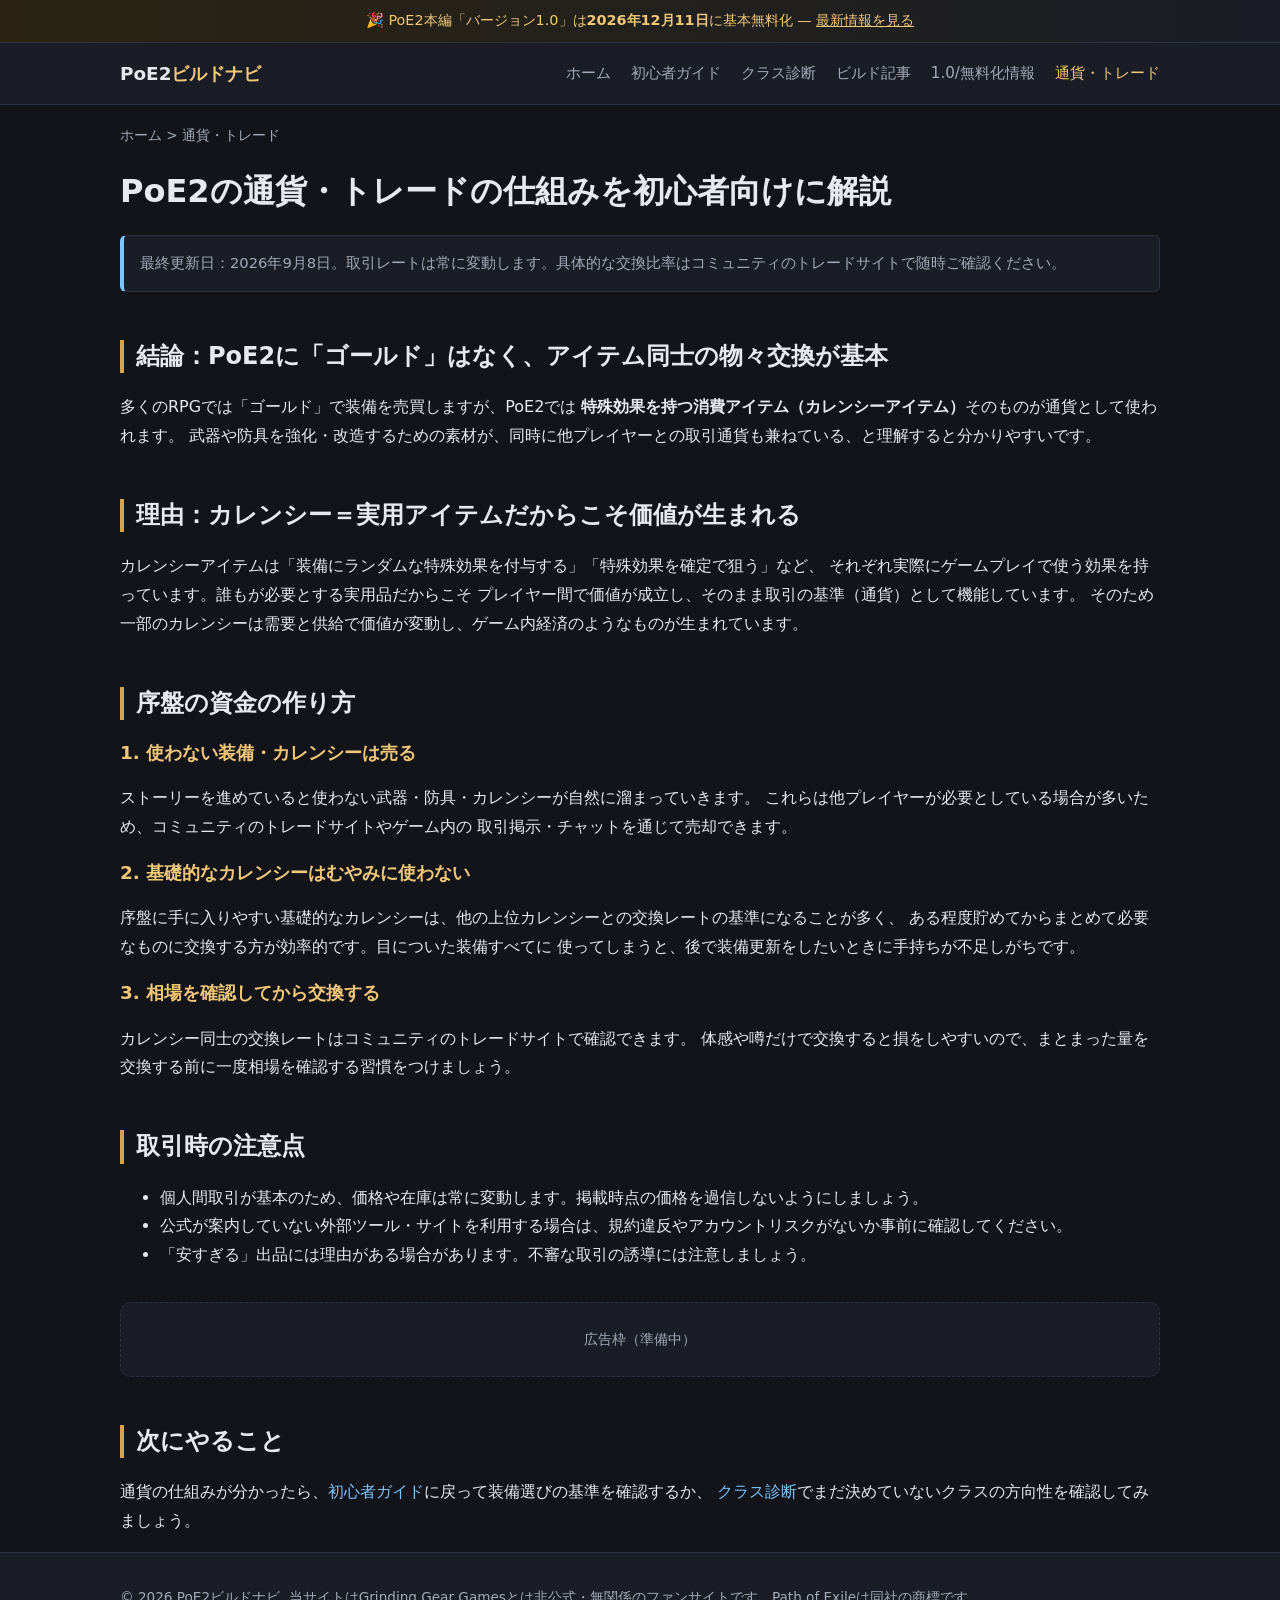
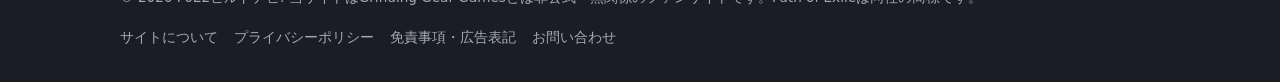
<file: guides/currency-trading.html>
<!DOCTYPE html>
<html lang="ja">
<head>
<meta charset="UTF-8">
<meta name="viewport" content="width=device-width, initial-scale=1.0">
<title>【PoE2】通貨・トレードの仕組みを初心者向けに解説 | PoE2ビルドナビ</title>
<meta name="description" content="Path of Exile 2はゴールドではなくアイテムで取引する独特の経済システムを採用しています。仕組みと序盤の資金の作り方を初心者向けに解説します。">
<link rel="canonical" href="/guides/currency-trading.html">
<meta property="og:type" content="article">
<meta property="og:title" content="【PoE2】通貨・トレードの仕組みを初心者向けに解説">
<meta property="og:description" content="PoE2のアイテム型経済システムと序盤の資金の作り方を初心者向けに解説。">
<link rel="icon" href="/assets/favicon.svg" type="image/svg+xml">
<link rel="stylesheet" href="/assets/css/style.css">
<script type="application/ld+json">
{
  "@context": "https://schema.org",
  "@type": "Article",
  "headline": "PoE2 通貨・トレードの仕組みを初心者向けに解説",
  "dateModified": "2026-09-08",
  "author": { "@type": "Organization", "name": "PoE2ビルドナビ" }
}
</script>
</head>
<body>

<div class="countdown-banner">
  🎉 PoE2本編「バージョン1.0」は<strong>2026年12月11日</strong>に基本無料化 —
  <a href="/guides/version-1-0.html">最新情報を見る</a>
</div>
<header class="site-header">
  <div class="container">
    <a href="/" class="logo">PoE2<span>ビルドナビ</span></a>
    <button class="nav-toggle" aria-label="メニュー" aria-expanded="false">☰</button>
    <nav class="main-nav">
      <ul>
        <li><a href="/">ホーム</a></li>
        <li><a href="/guides/beginner.html">初心者ガイド</a></li>
        <li><a href="/classes/index.html">クラス診断</a></li>
        <li><a href="/guides/builds/index.html">ビルド記事</a></li>
        <li><a href="/guides/version-1-0.html">1.0/無料化情報</a></li>
        <li><a href="/guides/currency-trading.html">通貨・トレード</a></li>
      </ul>
    </nav>
  </div>
</header>

<main class="container">
  <p class="breadcrumb"><a href="/">ホーム</a> &gt; 通貨・トレード</p>
  <h1>PoE2の通貨・トレードの仕組みを初心者向けに解説</h1>
  <p class="note">最終更新日：2026年9月8日。取引レートは常に変動します。具体的な交換比率はコミュニティのトレードサイトで随時ご確認ください。</p>

  <h2>結論：PoE2に「ゴールド」はなく、アイテム同士の物々交換が基本</h2>
  <p>
    多くのRPGでは「ゴールド」で装備を売買しますが、PoE2では
    <strong>特殊効果を持つ消費アイテム（カレンシーアイテム）</strong>そのものが通貨として使われます。
    武器や防具を強化・改造するための素材が、同時に他プレイヤーとの取引通貨も兼ねている、と理解すると分かりやすいです。
  </p>

  <h2>理由：カレンシー＝実用アイテムだからこそ価値が生まれる</h2>
  <p>
    カレンシーアイテムは「装備にランダムな特殊効果を付与する」「特殊効果を確定で狙う」など、
    それぞれ実際にゲームプレイで使う効果を持っています。誰もが必要とする実用品だからこそ
    プレイヤー間で価値が成立し、そのまま取引の基準（通貨）として機能しています。
    そのため一部のカレンシーは需要と供給で価値が変動し、ゲーム内経済のようなものが生まれています。
  </p>

  <h2>序盤の資金の作り方</h2>
  <h3>1. 使わない装備・カレンシーは売る</h3>
  <p>
    ストーリーを進めていると使わない武器・防具・カレンシーが自然に溜まっていきます。
    これらは他プレイヤーが必要としている場合が多いため、コミュニティのトレードサイトやゲーム内の
    取引掲示・チャットを通じて売却できます。
  </p>
  <h3>2. 基礎的なカレンシーはむやみに使わない</h3>
  <p>
    序盤に手に入りやすい基礎的なカレンシーは、他の上位カレンシーとの交換レートの基準になることが多く、
    ある程度貯めてからまとめて必要なものに交換する方が効率的です。目についた装備すべてに
    使ってしまうと、後で装備更新をしたいときに手持ちが不足しがちです。
  </p>
  <h3>3. 相場を確認してから交換する</h3>
  <p>
    カレンシー同士の交換レートはコミュニティのトレードサイトで確認できます。
    体感や噂だけで交換すると損をしやすいので、まとまった量を交換する前に一度相場を確認する習慣をつけましょう。
  </p>

  <h2>取引時の注意点</h2>
  <ul>
    <li>個人間取引が基本のため、価格や在庫は常に変動します。掲載時点の価格を過信しないようにしましょう。</li>
    <li>公式が案内していない外部ツール・サイトを利用する場合は、規約違反やアカウントリスクがないか事前に確認してください。</li>
    <li>「安すぎる」出品には理由がある場合があります。不審な取引の誘導には注意しましょう。</li>
  </ul>

  <div class="ad-slot">広告枠（準備中）</div>

  <h2>次にやること</h2>
  <p>
    通貨の仕組みが分かったら、<a href="/guides/beginner.html">初心者ガイド</a>に戻って装備選びの基準を確認するか、
    <a href="/classes/index.html">クラス診断</a>でまだ決めていないクラスの方向性を確認してみましょう。
  </p>
</main>

<footer class="site-footer">
  <div class="container">
    <div>&copy; 2026 PoE2ビルドナビ. 当サイトはGrinding Gear Gamesとは非公式・無関係のファンサイトです。Path of Exileは同社の商標です。</div>
    <div class="footer-links">
      <a href="/about.html">サイトについて</a>
      <a href="/privacy.html">プライバシーポリシー</a>
      <a href="/disclaimer.html">免責事項・広告表記</a>
      <a href="/contact.html">お問い合わせ</a>
    </div>
  </div>
</footer>
<script src="/assets/js/main.js"></script>
</body>
</html>
</file>
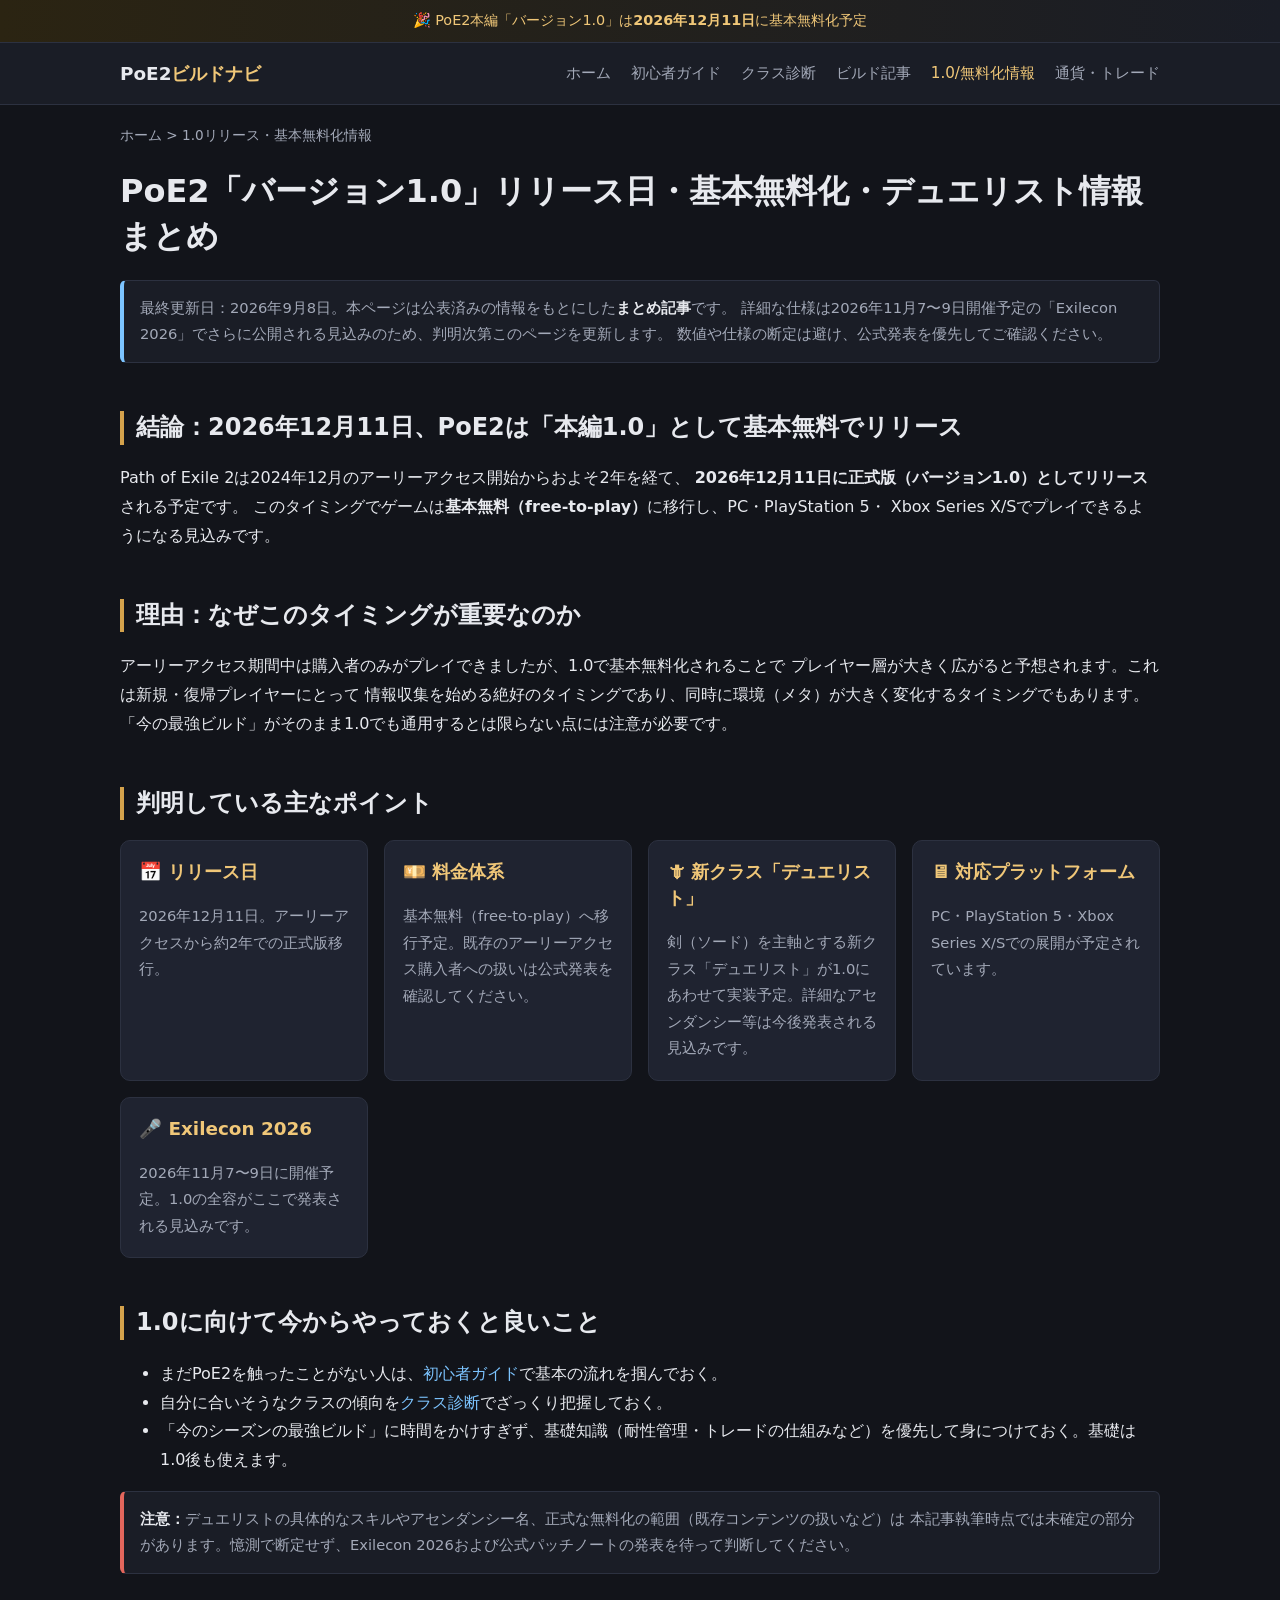
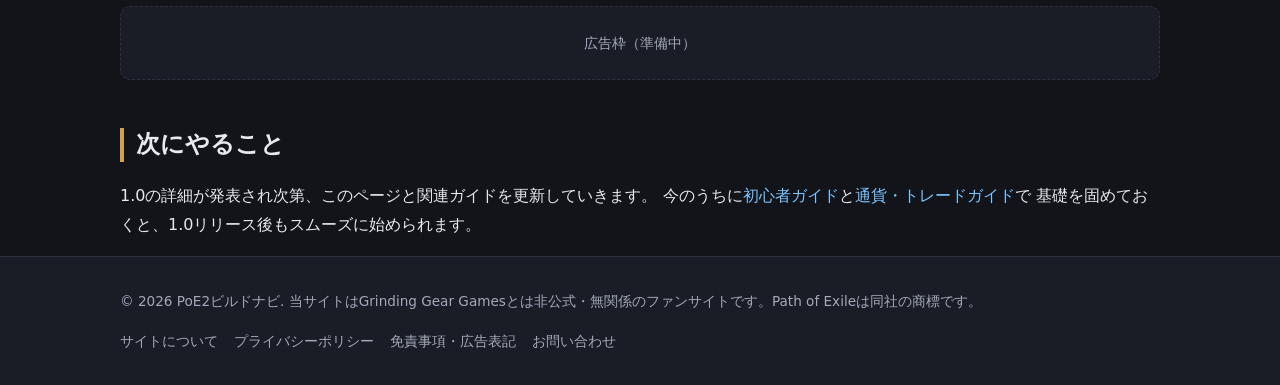
<file: guides/version-1-0.html>
<!DOCTYPE html>
<html lang="ja">
<head>
<meta charset="UTF-8">
<meta name="viewport" content="width=device-width, initial-scale=1.0">
<title>【PoE2】1.0リリース日・基本無料化・デュエリスト情報まとめ（2026年12月11日）| PoE2ビルドナビ</title>
<meta name="description" content="Path of Exile 2の本編1.0リリース日（2026年12月11日）、基本無料化、新クラス「デュエリスト」、Exilecon 2026での発表内容をまとめて解説します。">
<link rel="canonical" href="/guides/version-1-0.html">
<meta property="og:type" content="article">
<meta property="og:title" content="【PoE2】1.0リリース日・基本無料化・デュエリスト情報まとめ">
<meta property="og:description" content="PoE2本編1.0（2026年12月11日）の基本無料化・新クラス「デュエリスト」・Exilecon 2026情報まとめ。">
<link rel="icon" href="/assets/favicon.svg" type="image/svg+xml">
<link rel="stylesheet" href="/assets/css/style.css">
<script type="application/ld+json">
{
  "@context": "https://schema.org",
  "@type": "Article",
  "headline": "PoE2 1.0リリース日・基本無料化・デュエリスト情報まとめ",
  "dateModified": "2026-09-08",
  "author": { "@type": "Organization", "name": "PoE2ビルドナビ" }
}
</script>
</head>
<body>

<div class="countdown-banner">
  🎉 PoE2本編「バージョン1.0」は<strong>2026年12月11日</strong>に基本無料化予定
</div>
<header class="site-header">
  <div class="container">
    <a href="/" class="logo">PoE2<span>ビルドナビ</span></a>
    <button class="nav-toggle" aria-label="メニュー" aria-expanded="false">☰</button>
    <nav class="main-nav">
      <ul>
        <li><a href="/">ホーム</a></li>
        <li><a href="/guides/beginner.html">初心者ガイド</a></li>
        <li><a href="/classes/index.html">クラス診断</a></li>
        <li><a href="/guides/builds/index.html">ビルド記事</a></li>
        <li><a href="/guides/version-1-0.html">1.0/無料化情報</a></li>
        <li><a href="/guides/currency-trading.html">通貨・トレード</a></li>
      </ul>
    </nav>
  </div>
</header>

<main class="container">
  <p class="breadcrumb"><a href="/">ホーム</a> &gt; 1.0リリース・基本無料化情報</p>
  <h1>PoE2「バージョン1.0」リリース日・基本無料化・デュエリスト情報まとめ</h1>
  <p class="note">
    最終更新日：2026年9月8日。本ページは公表済みの情報をもとにした<strong>まとめ記事</strong>です。
    詳細な仕様は2026年11月7〜9日開催予定の「Exilecon 2026」でさらに公開される見込みのため、判明次第このページを更新します。
    数値や仕様の断定は避け、公式発表を優先してご確認ください。
  </p>

  <h2>結論：2026年12月11日、PoE2は「本編1.0」として基本無料でリリース</h2>
  <p>
    Path of Exile 2は2024年12月のアーリーアクセス開始からおよそ2年を経て、
    <strong>2026年12月11日に正式版（バージョン1.0）としてリリース</strong>される予定です。
    このタイミングでゲームは<strong>基本無料（free-to-play）</strong>に移行し、PC・PlayStation 5・
    Xbox Series X/Sでプレイできるようになる見込みです。
  </p>

  <h2>理由：なぜこのタイミングが重要なのか</h2>
  <p>
    アーリーアクセス期間中は購入者のみがプレイできましたが、1.0で基本無料化されることで
    プレイヤー層が大きく広がると予想されます。これは新規・復帰プレイヤーにとって
    情報収集を始める絶好のタイミングであり、同時に環境（メタ）が大きく変化するタイミングでもあります。
    「今の最強ビルド」がそのまま1.0でも通用するとは限らない点には注意が必要です。
  </p>

  <h2>判明している主なポイント</h2>
  <div class="card-grid">
    <div class="card">
      <h3>📅 リリース日</h3>
      <p>2026年12月11日。アーリーアクセスから約2年での正式版移行。</p>
    </div>
    <div class="card">
      <h3>💴 料金体系</h3>
      <p>基本無料（free-to-play）へ移行予定。既存のアーリーアクセス購入者への扱いは公式発表を確認してください。</p>
    </div>
    <div class="card">
      <h3>🗡 新クラス「デュエリスト」</h3>
      <p>剣（ソード）を主軸とする新クラス「デュエリスト」が1.0にあわせて実装予定。詳細なアセンダンシー等は今後発表される見込みです。</p>
    </div>
    <div class="card">
      <h3>🖥 対応プラットフォーム</h3>
      <p>PC・PlayStation 5・Xbox Series X/Sでの展開が予定されています。</p>
    </div>
    <div class="card">
      <h3>🎤 Exilecon 2026</h3>
      <p>2026年11月7〜9日に開催予定。1.0の全容がここで発表される見込みです。</p>
    </div>
  </div>

  <h2>1.0に向けて今からやっておくと良いこと</h2>
  <ul>
    <li>まだPoE2を触ったことがない人は、<a href="/guides/beginner.html">初心者ガイド</a>で基本の流れを掴んでおく。</li>
    <li>自分に合いそうなクラスの傾向を<a href="/classes/index.html">クラス診断</a>でざっくり把握しておく。</li>
    <li>「今のシーズンの最強ビルド」に時間をかけすぎず、基礎知識（耐性管理・トレードの仕組みなど）を優先して身につけておく。基礎は1.0後も使えます。</li>
  </ul>

  <div class="note warn">
    <strong>注意：</strong>デュエリストの具体的なスキルやアセンダンシー名、正式な無料化の範囲（既存コンテンツの扱いなど）は
    本記事執筆時点では未確定の部分があります。憶測で断定せず、Exilecon 2026および公式パッチノートの発表を待って判断してください。
  </div>

  <div class="ad-slot">広告枠（準備中）</div>

  <h2>次にやること</h2>
  <p>
    1.0の詳細が発表され次第、このページと関連ガイドを更新していきます。
    今のうちに<a href="/guides/beginner.html">初心者ガイド</a>と<a href="/guides/currency-trading.html">通貨・トレードガイド</a>で
    基礎を固めておくと、1.0リリース後もスムーズに始められます。
  </p>
</main>

<footer class="site-footer">
  <div class="container">
    <div>&copy; 2026 PoE2ビルドナビ. 当サイトはGrinding Gear Gamesとは非公式・無関係のファンサイトです。Path of Exileは同社の商標です。</div>
    <div class="footer-links">
      <a href="/about.html">サイトについて</a>
      <a href="/privacy.html">プライバシーポリシー</a>
      <a href="/disclaimer.html">免責事項・広告表記</a>
      <a href="/contact.html">お問い合わせ</a>
    </div>
  </div>
</footer>
<script src="/assets/js/main.js"></script>
</body>
</html>
</file>
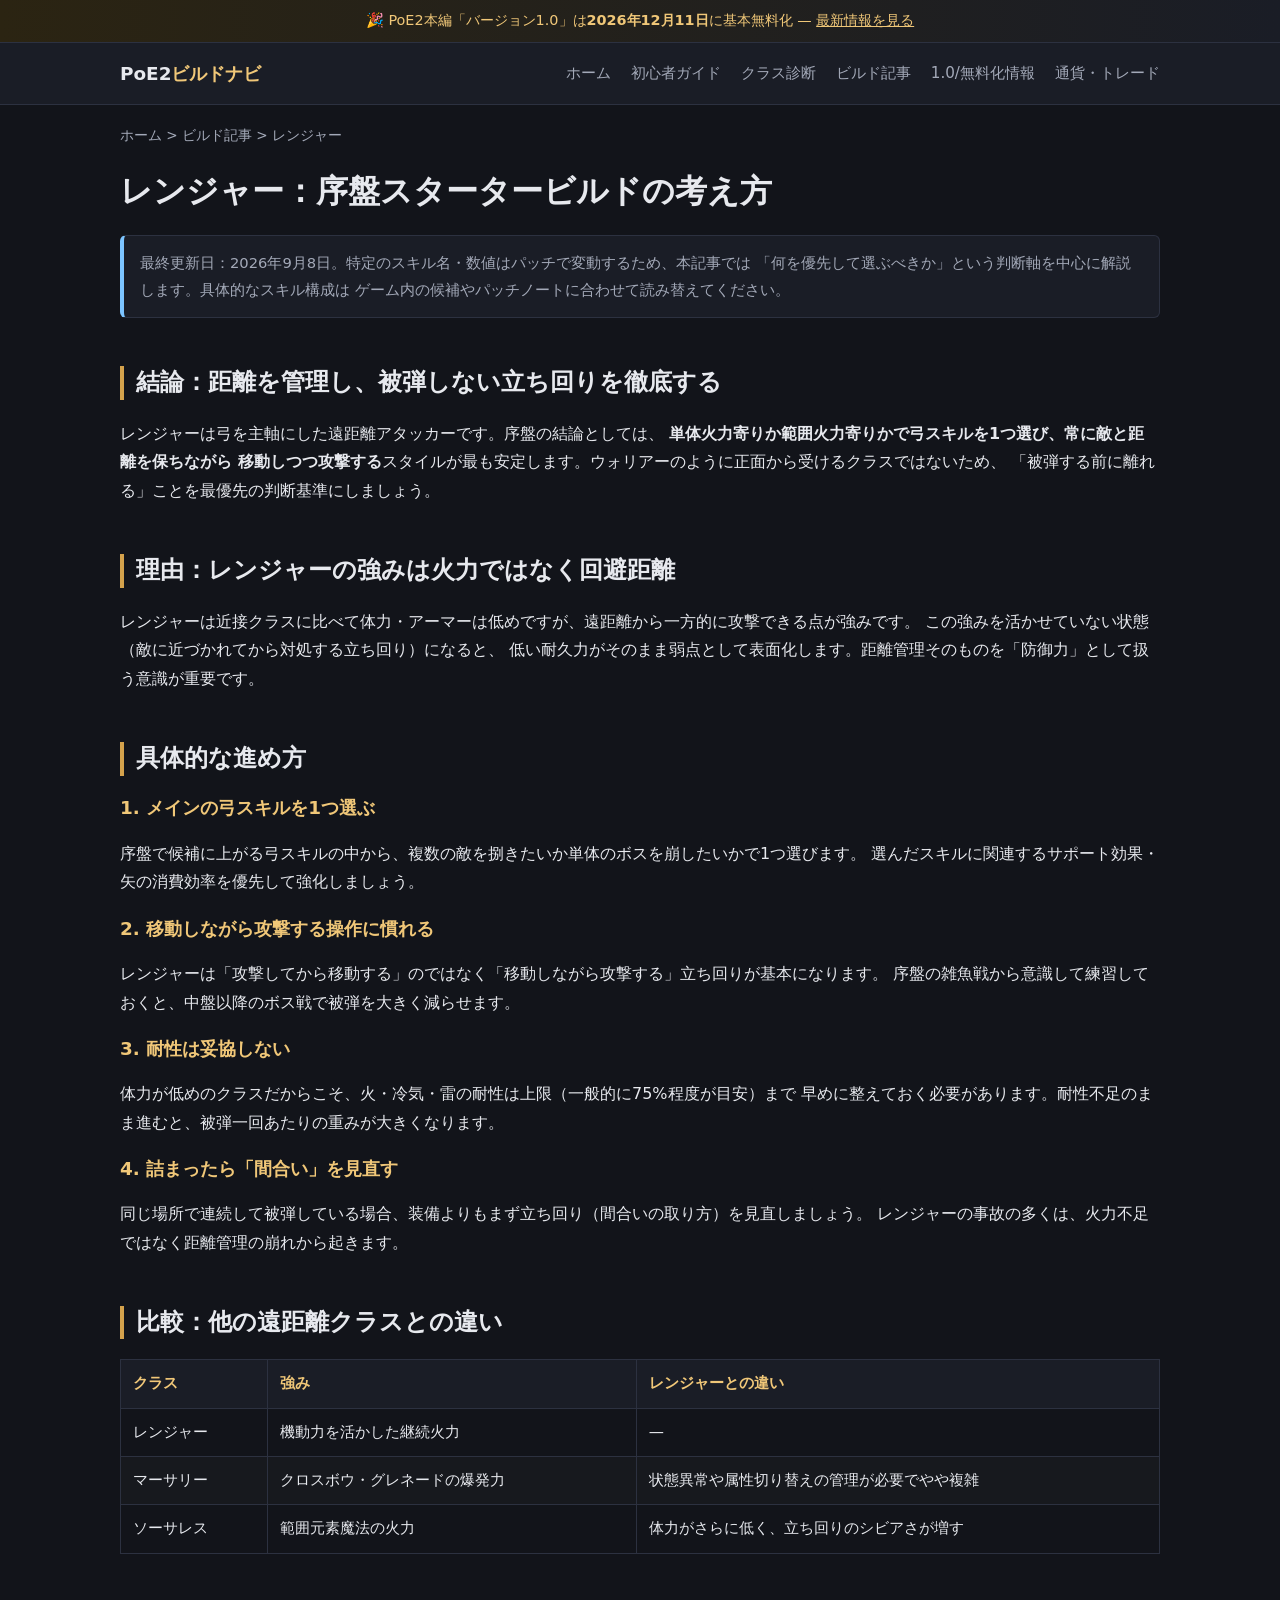
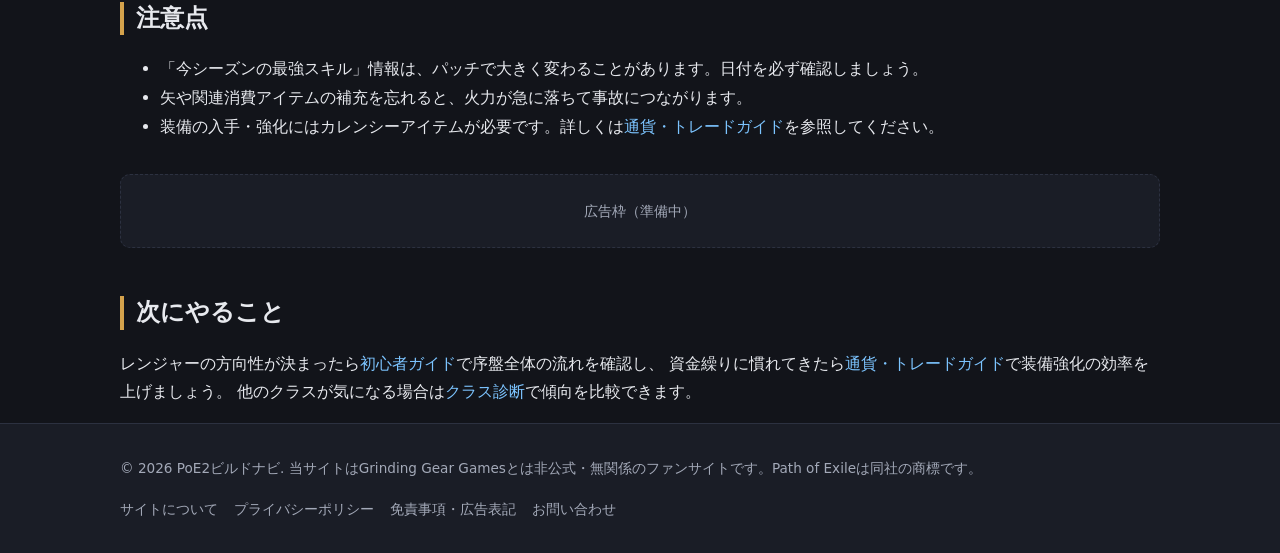
<file: guides/builds/ranger-starter.html>
<!DOCTYPE html>
<html lang="ja">
<head>
<meta charset="UTF-8">
<meta name="viewport" content="width=device-width, initial-scale=1.0">
<title>【PoE2】レンジャー序盤スタータービルドの考え方 | PoE2ビルドナビ</title>
<meta name="description" content="Path of Exile 2のレンジャーで序盤〜中盤を安定して進めるための考え方を、結論・理由・具体的な進め方・注意点まで解説します。">
<link rel="canonical" href="/guides/builds/ranger-starter.html">
<meta property="og:type" content="article">
<meta property="og:title" content="【PoE2】レンジャー序盤スタータービルドの考え方">
<meta property="og:description" content="PoE2レンジャーで序盤〜中盤を安定して進めるための考え方を解説。">
<link rel="icon" href="/assets/favicon.svg" type="image/svg+xml">
<link rel="stylesheet" href="/assets/css/style.css">
<script type="application/ld+json">
{
  "@context": "https://schema.org",
  "@type": "Article",
  "headline": "PoE2 レンジャー序盤スタータービルドの考え方",
  "dateModified": "2026-09-08",
  "author": { "@type": "Organization", "name": "PoE2ビルドナビ" }
}
</script>
</head>
<body>

<div class="countdown-banner">
  🎉 PoE2本編「バージョン1.0」は<strong>2026年12月11日</strong>に基本無料化 —
  <a href="/guides/version-1-0.html">最新情報を見る</a>
</div>
<header class="site-header">
  <div class="container">
    <a href="/" class="logo">PoE2<span>ビルドナビ</span></a>
    <button class="nav-toggle" aria-label="メニュー" aria-expanded="false">☰</button>
    <nav class="main-nav">
      <ul>
        <li><a href="/">ホーム</a></li>
        <li><a href="/guides/beginner.html">初心者ガイド</a></li>
        <li><a href="/classes/index.html">クラス診断</a></li>
        <li><a href="/guides/builds/index.html">ビルド記事</a></li>
        <li><a href="/guides/version-1-0.html">1.0/無料化情報</a></li>
        <li><a href="/guides/currency-trading.html">通貨・トレード</a></li>
      </ul>
    </nav>
  </div>
</header>

<main class="container">
  <p class="breadcrumb"><a href="/">ホーム</a> &gt; <a href="/guides/builds/index.html">ビルド記事</a> &gt; レンジャー</p>
  <h1>レンジャー：序盤スタータービルドの考え方</h1>
  <p class="note">
    最終更新日：2026年9月8日。特定のスキル名・数値はパッチで変動するため、本記事では
    「何を優先して選ぶべきか」という判断軸を中心に解説します。具体的なスキル構成は
    ゲーム内の候補やパッチノートに合わせて読み替えてください。
  </p>

  <h2>結論：距離を管理し、被弾しない立ち回りを徹底する</h2>
  <p>
    レンジャーは弓を主軸にした遠距離アタッカーです。序盤の結論としては、
    <strong>単体火力寄りか範囲火力寄りかで弓スキルを1つ選び、常に敵と距離を保ちながら
    移動しつつ攻撃する</strong>スタイルが最も安定します。ウォリアーのように正面から受けるクラスではないため、
    「被弾する前に離れる」ことを最優先の判断基準にしましょう。
  </p>

  <h2>理由：レンジャーの強みは火力ではなく回避距離</h2>
  <p>
    レンジャーは近接クラスに比べて体力・アーマーは低めですが、遠距離から一方的に攻撃できる点が強みです。
    この強みを活かせていない状態（敵に近づかれてから対処する立ち回り）になると、
    低い耐久力がそのまま弱点として表面化します。距離管理そのものを「防御力」として扱う意識が重要です。
  </p>

  <h2>具体的な進め方</h2>
  <h3>1. メインの弓スキルを1つ選ぶ</h3>
  <p>
    序盤で候補に上がる弓スキルの中から、複数の敵を捌きたいか単体のボスを崩したいかで1つ選びます。
    選んだスキルに関連するサポート効果・矢の消費効率を優先して強化しましょう。
  </p>
  <h3>2. 移動しながら攻撃する操作に慣れる</h3>
  <p>
    レンジャーは「攻撃してから移動する」のではなく「移動しながら攻撃する」立ち回りが基本になります。
    序盤の雑魚戦から意識して練習しておくと、中盤以降のボス戦で被弾を大きく減らせます。
  </p>
  <h3>3. 耐性は妥協しない</h3>
  <p>
    体力が低めのクラスだからこそ、火・冷気・雷の耐性は上限（一般的に75%程度が目安）まで
    早めに整えておく必要があります。耐性不足のまま進むと、被弾一回あたりの重みが大きくなります。
  </p>
  <h3>4. 詰まったら「間合い」を見直す</h3>
  <p>
    同じ場所で連続して被弾している場合、装備よりもまず立ち回り（間合いの取り方）を見直しましょう。
    レンジャーの事故の多くは、火力不足ではなく距離管理の崩れから起きます。
  </p>

  <h2>比較：他の遠距離クラスとの違い</h2>
  <table>
    <thead>
      <tr><th>クラス</th><th>強み</th><th>レンジャーとの違い</th></tr>
    </thead>
    <tbody>
      <tr><td>レンジャー</td><td>機動力を活かした継続火力</td><td>—</td></tr>
      <tr><td>マーサリー</td><td>クロスボウ・グレネードの爆発力</td><td>状態異常や属性切り替えの管理が必要でやや複雑</td></tr>
      <tr><td>ソーサレス</td><td>範囲元素魔法の火力</td><td>体力がさらに低く、立ち回りのシビアさが増す</td></tr>
    </tbody>
  </table>

  <h2>注意点</h2>
  <ul>
    <li>「今シーズンの最強スキル」情報は、パッチで大きく変わることがあります。日付を必ず確認しましょう。</li>
    <li>矢や関連消費アイテムの補充を忘れると、火力が急に落ちて事故につながります。</li>
    <li>装備の入手・強化にはカレンシーアイテムが必要です。詳しくは<a href="/guides/currency-trading.html">通貨・トレードガイド</a>を参照してください。</li>
  </ul>

  <div class="ad-slot">広告枠（準備中）</div>

  <h2>次にやること</h2>
  <p>
    レンジャーの方向性が決まったら<a href="/guides/beginner.html">初心者ガイド</a>で序盤全体の流れを確認し、
    資金繰りに慣れてきたら<a href="/guides/currency-trading.html">通貨・トレードガイド</a>で装備強化の効率を上げましょう。
    他のクラスが気になる場合は<a href="/classes/index.html">クラス診断</a>で傾向を比較できます。
  </p>
</main>

<footer class="site-footer">
  <div class="container">
    <div>&copy; 2026 PoE2ビルドナビ. 当サイトはGrinding Gear Gamesとは非公式・無関係のファンサイトです。Path of Exileは同社の商標です。</div>
    <div class="footer-links">
      <a href="/about.html">サイトについて</a>
      <a href="/privacy.html">プライバシーポリシー</a>
      <a href="/disclaimer.html">免責事項・広告表記</a>
      <a href="/contact.html">お問い合わせ</a>
    </div>
  </div>
</footer>
<script src="/assets/js/main.js"></script>
</body>
</html>
</file>
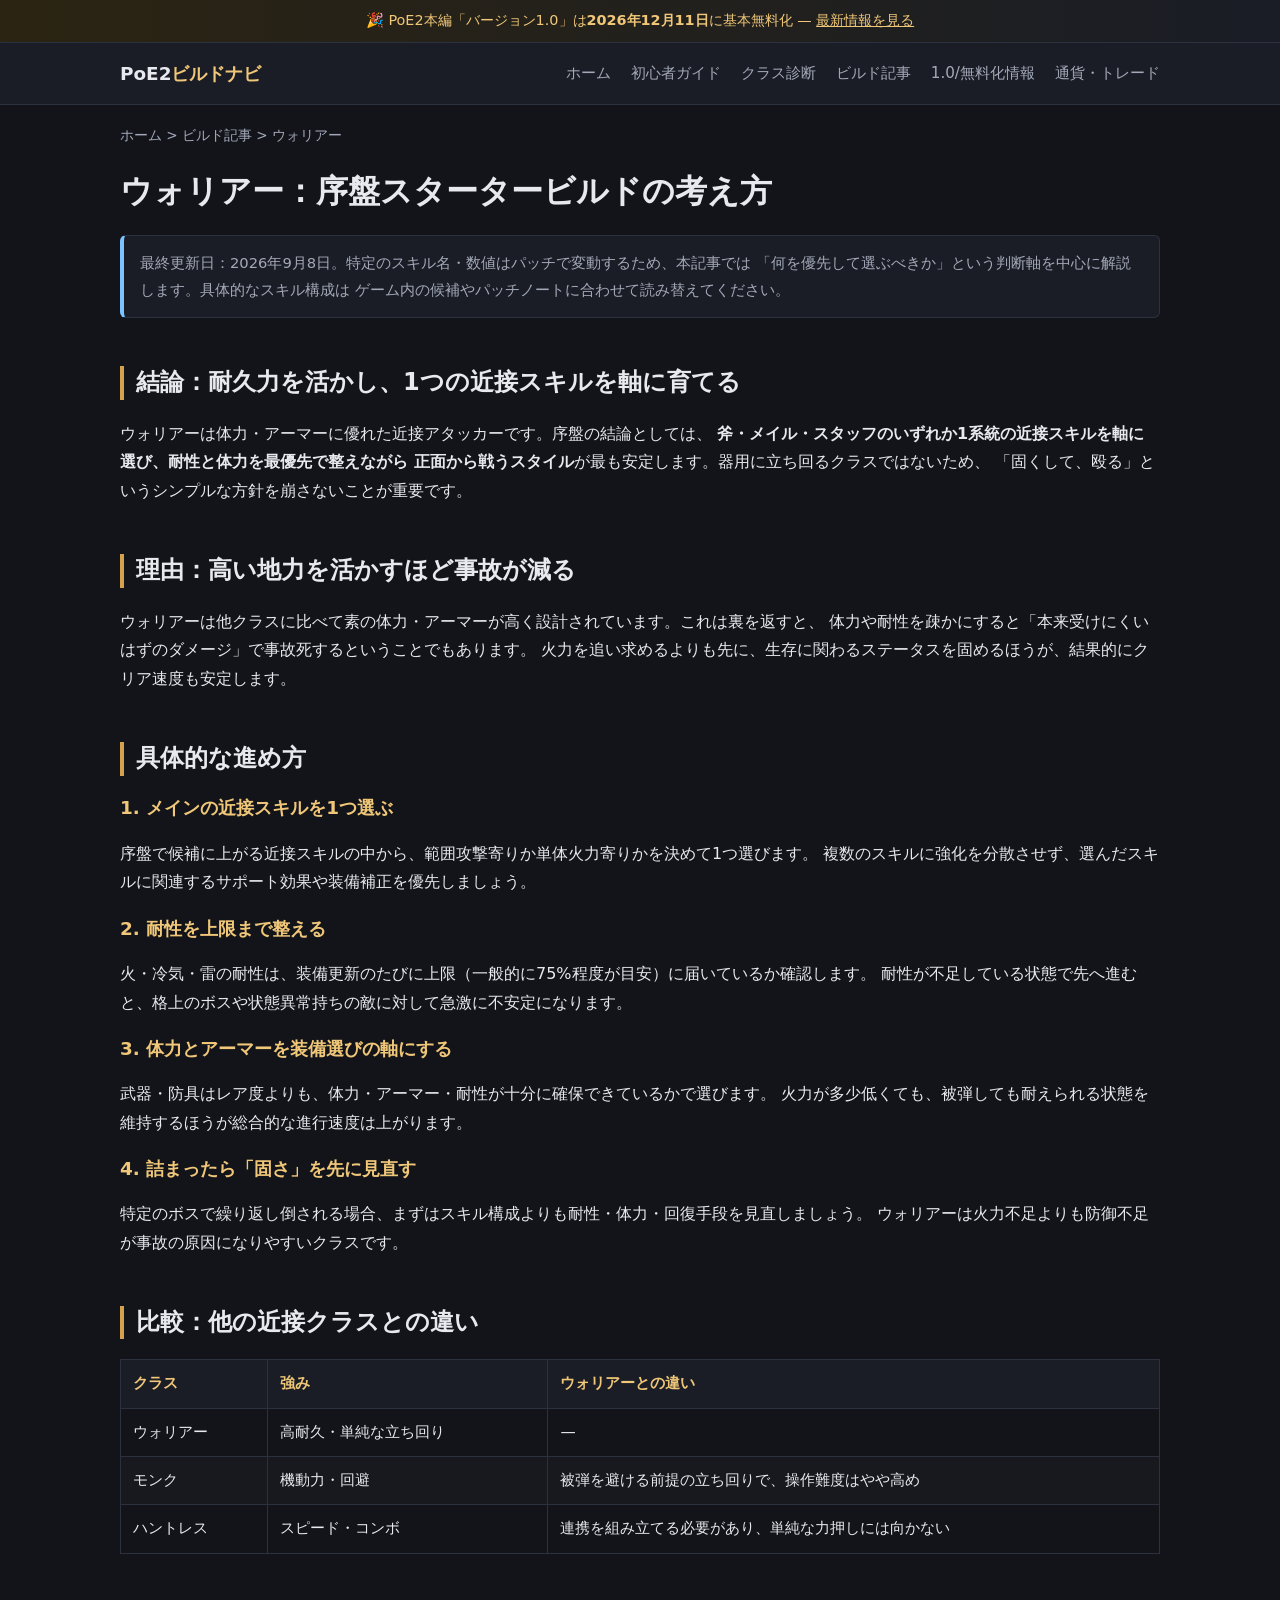
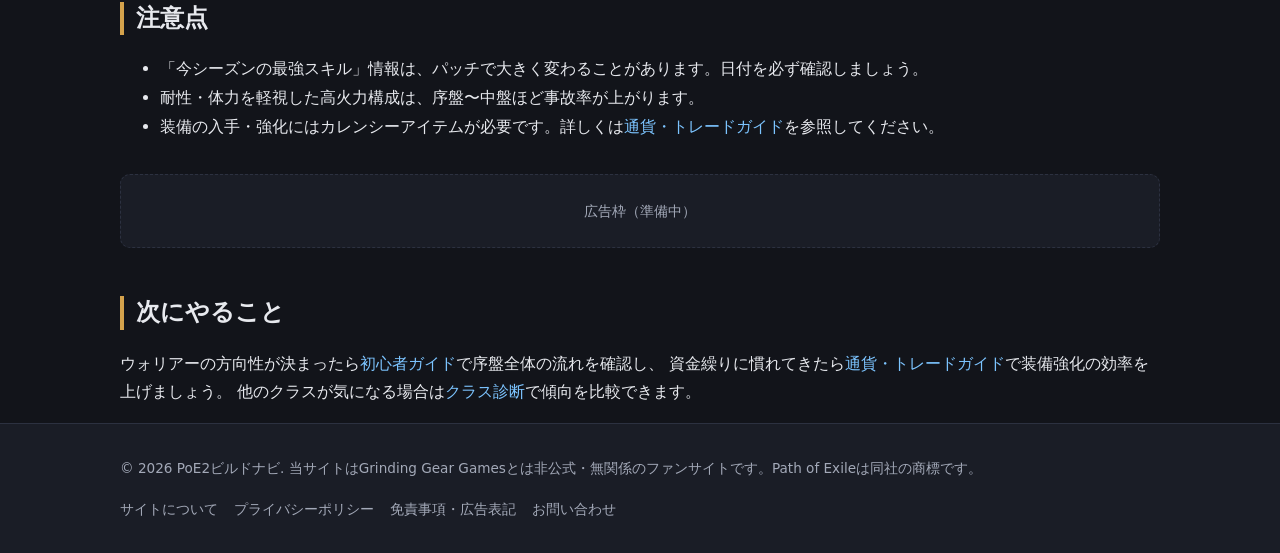
<file: guides/builds/warrior-starter.html>
<!DOCTYPE html>
<html lang="ja">
<head>
<meta charset="UTF-8">
<meta name="viewport" content="width=device-width, initial-scale=1.0">
<title>【PoE2】ウォリアー序盤スタータービルドの考え方 | PoE2ビルドナビ</title>
<meta name="description" content="Path of Exile 2のウォリアーで序盤〜中盤を安定して進めるための考え方を、結論・理由・具体的な進め方・注意点まで解説します。">
<link rel="canonical" href="/guides/builds/warrior-starter.html">
<meta property="og:type" content="article">
<meta property="og:title" content="【PoE2】ウォリアー序盤スタータービルドの考え方">
<meta property="og:description" content="PoE2ウォリアーで序盤〜中盤を安定して進めるための考え方を解説。">
<link rel="icon" href="/assets/favicon.svg" type="image/svg+xml">
<link rel="stylesheet" href="/assets/css/style.css">
<script type="application/ld+json">
{
  "@context": "https://schema.org",
  "@type": "Article",
  "headline": "PoE2 ウォリアー序盤スタータービルドの考え方",
  "dateModified": "2026-09-08",
  "author": { "@type": "Organization", "name": "PoE2ビルドナビ" }
}
</script>
</head>
<body>

<div class="countdown-banner">
  🎉 PoE2本編「バージョン1.0」は<strong>2026年12月11日</strong>に基本無料化 —
  <a href="/guides/version-1-0.html">最新情報を見る</a>
</div>
<header class="site-header">
  <div class="container">
    <a href="/" class="logo">PoE2<span>ビルドナビ</span></a>
    <button class="nav-toggle" aria-label="メニュー" aria-expanded="false">☰</button>
    <nav class="main-nav">
      <ul>
        <li><a href="/">ホーム</a></li>
        <li><a href="/guides/beginner.html">初心者ガイド</a></li>
        <li><a href="/classes/index.html">クラス診断</a></li>
        <li><a href="/guides/builds/index.html">ビルド記事</a></li>
        <li><a href="/guides/version-1-0.html">1.0/無料化情報</a></li>
        <li><a href="/guides/currency-trading.html">通貨・トレード</a></li>
      </ul>
    </nav>
  </div>
</header>

<main class="container">
  <p class="breadcrumb"><a href="/">ホーム</a> &gt; <a href="/guides/builds/index.html">ビルド記事</a> &gt; ウォリアー</p>
  <h1>ウォリアー：序盤スタータービルドの考え方</h1>
  <p class="note">
    最終更新日：2026年9月8日。特定のスキル名・数値はパッチで変動するため、本記事では
    「何を優先して選ぶべきか」という判断軸を中心に解説します。具体的なスキル構成は
    ゲーム内の候補やパッチノートに合わせて読み替えてください。
  </p>

  <h2>結論：耐久力を活かし、1つの近接スキルを軸に育てる</h2>
  <p>
    ウォリアーは体力・アーマーに優れた近接アタッカーです。序盤の結論としては、
    <strong>斧・メイル・スタッフのいずれか1系統の近接スキルを軸に選び、耐性と体力を最優先で整えながら
    正面から戦うスタイル</strong>が最も安定します。器用に立ち回るクラスではないため、
    「固くして、殴る」というシンプルな方針を崩さないことが重要です。
  </p>

  <h2>理由：高い地力を活かすほど事故が減る</h2>
  <p>
    ウォリアーは他クラスに比べて素の体力・アーマーが高く設計されています。これは裏を返すと、
    体力や耐性を疎かにすると「本来受けにくいはずのダメージ」で事故死するということでもあります。
    火力を追い求めるよりも先に、生存に関わるステータスを固めるほうが、結果的にクリア速度も安定します。
  </p>

  <h2>具体的な進め方</h2>
  <h3>1. メインの近接スキルを1つ選ぶ</h3>
  <p>
    序盤で候補に上がる近接スキルの中から、範囲攻撃寄りか単体火力寄りかを決めて1つ選びます。
    複数のスキルに強化を分散させず、選んだスキルに関連するサポート効果や装備補正を優先しましょう。
  </p>
  <h3>2. 耐性を上限まで整える</h3>
  <p>
    火・冷気・雷の耐性は、装備更新のたびに上限（一般的に75%程度が目安）に届いているか確認します。
    耐性が不足している状態で先へ進むと、格上のボスや状態異常持ちの敵に対して急激に不安定になります。
  </p>
  <h3>3. 体力とアーマーを装備選びの軸にする</h3>
  <p>
    武器・防具はレア度よりも、体力・アーマー・耐性が十分に確保できているかで選びます。
    火力が多少低くても、被弾しても耐えられる状態を維持するほうが総合的な進行速度は上がります。
  </p>
  <h3>4. 詰まったら「固さ」を先に見直す</h3>
  <p>
    特定のボスで繰り返し倒される場合、まずはスキル構成よりも耐性・体力・回復手段を見直しましょう。
    ウォリアーは火力不足よりも防御不足が事故の原因になりやすいクラスです。
  </p>

  <h2>比較：他の近接クラスとの違い</h2>
  <table>
    <thead>
      <tr><th>クラス</th><th>強み</th><th>ウォリアーとの違い</th></tr>
    </thead>
    <tbody>
      <tr><td>ウォリアー</td><td>高耐久・単純な立ち回り</td><td>—</td></tr>
      <tr><td>モンク</td><td>機動力・回避</td><td>被弾を避ける前提の立ち回りで、操作難度はやや高め</td></tr>
      <tr><td>ハントレス</td><td>スピード・コンボ</td><td>連携を組み立てる必要があり、単純な力押しには向かない</td></tr>
    </tbody>
  </table>

  <h2>注意点</h2>
  <ul>
    <li>「今シーズンの最強スキル」情報は、パッチで大きく変わることがあります。日付を必ず確認しましょう。</li>
    <li>耐性・体力を軽視した高火力構成は、序盤〜中盤ほど事故率が上がります。</li>
    <li>装備の入手・強化にはカレンシーアイテムが必要です。詳しくは<a href="/guides/currency-trading.html">通貨・トレードガイド</a>を参照してください。</li>
  </ul>

  <div class="ad-slot">広告枠（準備中）</div>

  <h2>次にやること</h2>
  <p>
    ウォリアーの方向性が決まったら<a href="/guides/beginner.html">初心者ガイド</a>で序盤全体の流れを確認し、
    資金繰りに慣れてきたら<a href="/guides/currency-trading.html">通貨・トレードガイド</a>で装備強化の効率を上げましょう。
    他のクラスが気になる場合は<a href="/classes/index.html">クラス診断</a>で傾向を比較できます。
  </p>
</main>

<footer class="site-footer">
  <div class="container">
    <div>&copy; 2026 PoE2ビルドナビ. 当サイトはGrinding Gear Gamesとは非公式・無関係のファンサイトです。Path of Exileは同社の商標です。</div>
    <div class="footer-links">
      <a href="/about.html">サイトについて</a>
      <a href="/privacy.html">プライバシーポリシー</a>
      <a href="/disclaimer.html">免責事項・広告表記</a>
      <a href="/contact.html">お問い合わせ</a>
    </div>
  </div>
</footer>
<script src="/assets/js/main.js"></script>
</body>
</html>
</file>
<file: assets/css/style.css>
/* PoE2 Build Navi JP - base stylesheet */
:root {
  --bg: #12141a;
  --bg-alt: #1a1d26;
  --card: #1f2330;
  --border: #2c3140;
  --text: #e7e9ee;
  --text-dim: #a3a9b8;
  --accent: #d4a24c;
  --accent-strong: #f0c778;
  --link: #7cc4ff;
  --danger: #e3665c;
  --radius: 10px;
  --maxw: 1080px;
}

* { box-sizing: border-box; }

html { scroll-behavior: smooth; }

body {
  margin: 0;
  background: var(--bg);
  color: var(--text);
  font-family: "Hiragino Kaku Gothic ProN", "Yu Gothic", "Noto Sans JP", system-ui, -apple-system, sans-serif;
  line-height: 1.8;
}

a { color: var(--link); text-decoration: none; }
a:hover { text-decoration: underline; }

img { max-width: 100%; }

.container {
  max-width: var(--maxw);
  margin: 0 auto;
  padding: 0 20px;
}

/* Header */
.site-header {
  background: var(--bg-alt);
  border-bottom: 1px solid var(--border);
  position: sticky;
  top: 0;
  z-index: 50;
}
.site-header .container {
  display: flex;
  align-items: center;
  justify-content: space-between;
  padding-top: 14px;
  padding-bottom: 14px;
  gap: 16px;
}
.logo {
  font-weight: 700;
  font-size: 1.15rem;
  color: var(--text);
  white-space: nowrap;
}
.logo span { color: var(--accent-strong); }

.nav-toggle {
  display: none;
  background: none;
  border: 1px solid var(--border);
  color: var(--text);
  border-radius: 6px;
  padding: 6px 10px;
  font-size: 1rem;
  cursor: pointer;
}

.main-nav ul {
  list-style: none;
  display: flex;
  gap: 20px;
  margin: 0;
  padding: 0;
  flex-wrap: wrap;
}
.main-nav a {
  color: var(--text-dim);
  font-size: 0.95rem;
}
.main-nav a:hover, .main-nav a.active { color: var(--accent-strong); }

/* Hero / countdown banner */
.countdown-banner {
  background: linear-gradient(90deg, #2b2412, #1a1d26);
  border-bottom: 1px solid var(--border);
  color: var(--accent-strong);
  font-size: 0.9rem;
  text-align: center;
  padding: 8px 12px;
}
.countdown-banner a { color: var(--accent-strong); text-decoration: underline; }

.hero {
  padding: 56px 0 40px;
  text-align: center;
}
.hero h1 {
  font-size: clamp(1.6rem, 4vw, 2.4rem);
  margin: 0 0 12px;
}
.hero p.lead {
  color: var(--text-dim);
  max-width: 640px;
  margin: 0 auto 24px;
}

.btn {
  display: inline-block;
  background: var(--accent);
  color: #1a1508;
  font-weight: 700;
  padding: 12px 22px;
  border-radius: 999px;
  border: none;
  cursor: pointer;
  font-size: 1rem;
}
.btn:hover { background: var(--accent-strong); text-decoration: none; }
.btn.secondary {
  background: transparent;
  border: 1px solid var(--border);
  color: var(--text);
}

/* Content sections */
main { padding: 8px 0 60px; }

section { margin: 40px 0; }

h1, h2, h3 { line-height: 1.4; }
h2 {
  font-size: 1.5rem;
  border-left: 4px solid var(--accent);
  padding-left: 12px;
  margin-top: 48px;
}
h3 { font-size: 1.15rem; color: var(--accent-strong); }

.card-grid {
  display: grid;
  grid-template-columns: repeat(auto-fill, minmax(220px, 1fr));
  gap: 16px;
  margin-top: 20px;
}
.card {
  background: var(--card);
  border: 1px solid var(--border);
  border-radius: var(--radius);
  padding: 18px;
}
.card h3 { margin-top: 0; }
.card p { color: var(--text-dim); font-size: 0.92rem; margin-bottom: 0; }

table {
  width: 100%;
  border-collapse: collapse;
  margin: 20px 0;
  font-size: 0.95rem;
}
th, td {
  border: 1px solid var(--border);
  padding: 10px 12px;
  text-align: left;
}
th { background: var(--bg-alt); color: var(--accent-strong); }
tr:nth-child(even) td { background: rgba(255,255,255,0.02); }

.note {
  background: var(--bg-alt);
  border: 1px solid var(--border);
  border-left: 4px solid var(--link);
  padding: 14px 16px;
  border-radius: 6px;
  font-size: 0.92rem;
  color: var(--text-dim);
}
.note.warn { border-left-color: var(--danger); }
.note strong { color: var(--text); }

.ad-slot {
  background: var(--bg-alt);
  border: 1px dashed var(--border);
  border-radius: var(--radius);
  padding: 24px;
  text-align: center;
  color: var(--text-dim);
  font-size: 0.85rem;
  margin: 32px 0;
}

.breadcrumb {
  font-size: 0.85rem;
  color: var(--text-dim);
  margin: 18px 0 0;
}
.breadcrumb a { color: var(--text-dim); }

/* Diagnosis quiz */
.quiz-card {
  background: var(--card);
  border: 1px solid var(--border);
  border-radius: var(--radius);
  padding: 24px;
  margin-top: 24px;
}
.quiz-q { margin-bottom: 22px; }
.quiz-q p.q-title { font-weight: 700; margin-bottom: 10px; }
.quiz-q label {
  display: block;
  background: var(--bg-alt);
  border: 1px solid var(--border);
  border-radius: 8px;
  padding: 10px 14px;
  margin-bottom: 8px;
  cursor: pointer;
}
.quiz-q label:hover { border-color: var(--accent); }
.quiz-q input { margin-right: 8px; }
#quiz-result {
  margin-top: 20px;
  padding: 20px;
  border-radius: var(--radius);
  background: var(--bg-alt);
  border: 1px solid var(--accent);
  display: none;
}
#quiz-result.show { display: block; }
#quiz-result h3 { margin-top: 0; }

/* Footer */
.site-footer {
  background: var(--bg-alt);
  border-top: 1px solid var(--border);
  padding: 32px 0;
  color: var(--text-dim);
  font-size: 0.85rem;
}
.site-footer .container {
  display: flex;
  flex-wrap: wrap;
  justify-content: space-between;
  gap: 16px;
}
.footer-links { display: flex; gap: 16px; flex-wrap: wrap; }
.footer-links a { color: var(--text-dim); }

@media (max-width: 720px) {
  .nav-toggle { display: block; }
  .main-nav {
    display: none;
    width: 100%;
    order: 3;
  }
  .main-nav.open { display: block; }
  .main-nav ul { flex-direction: column; gap: 4px; padding: 12px 0; }
  .site-header .container { flex-wrap: wrap; }
}
</file>
